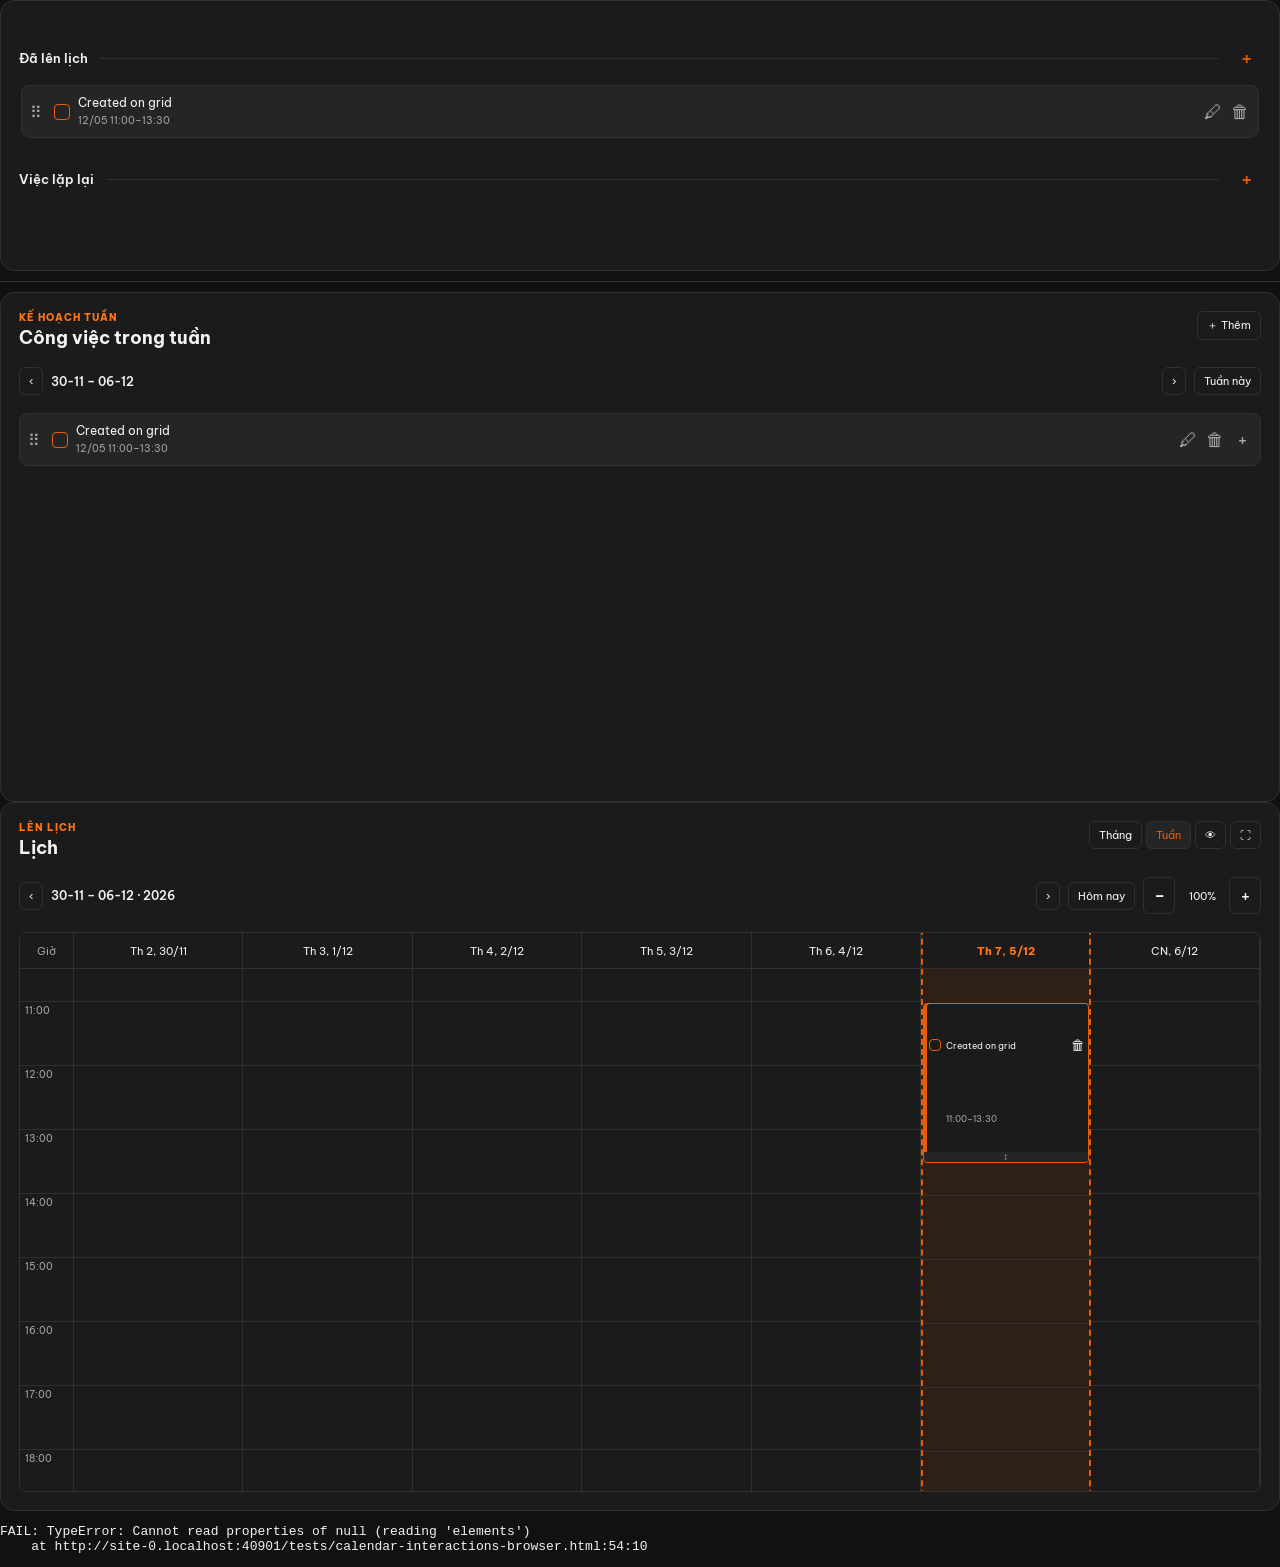
<file: tests/calendar-interactions-browser.html>
<!doctype html>
<meta charset="utf-8">
<link rel="stylesheet" href="../css/style.css">
<body class="home-page" data-home-theme="dark">
<section id="dashboard"><section class="todo-panel"></section></section>
<pre id="result">RUNNING</pre>
<script src="../js/i18n.js"></script>
<script src="../js/dictionary.js"></script>
<script src="../js/ui-dictionary.js"></script>
<script src="../js/dashboard-i18n.js"></script>
<script src="../js/task-editor.js"></script>
<script src="../js/calendar-model.js"></script>
<script src="../js/calendar-editor.js"></script>
<script src="../js/planner.js"></script>
<script>
try {
    const assert = (value, message) => { if (!value) throw Error(message); };
    const M = CalendarModel, today = M.key(new Date());
    const read = () => JSON.parse(localStorage.getItem('visualmind-weekly-planner'));
    localStorage.setItem('visualmind-week-hour-height', '64');
    localStorage.setItem('visualmind-weekly-planner', JSON.stringify({ items: [], recurring: [] }));
    setupWeeklyPlanner(document.querySelector('#dashboard'));
    document.querySelector('[data-calendar-view="week"]').click();
    const grid = document.querySelector('[data-calendar]');
    assert(document.querySelector('.calendar-now-line'), 'Current time line visible');
    if (new Date().getHours() > 1) assert(grid.scrollTop > 0, 'Entering week auto-scrolls');
    const timeline = () => document.querySelector(`[data-timeline-date="${today}"]`);
    const gesture = (node, start, end, base = node) => {
        grid.scrollTop = Math.max(0, start / 60 * 64 - 100);
        node.setPointerCapture = () => {}; node.hasPointerCapture = () => false;
        const top = base.getBoundingClientRect().top;
        node.dispatchEvent(new PointerEvent('pointerdown', { bubbles: true, button: 0, pointerId: 1, clientY: top + start / 60 * 64 }));
        if (end !== undefined) node.dispatchEvent(new PointerEvent('pointermove', { bubbles: true, pointerId: 1, clientY: top + end / 60 * 64 }));
        node.dispatchEvent(new PointerEvent('pointerup', { bubbles: true, pointerId: 1, clientY: top + (end ?? start) / 60 * 64 }));
    };
    gesture(timeline(), 540, 630);
    let form = document.querySelector('.calendar-editor');
    assert(form.elements.fromTime.value === '09:00' && form.elements.endToTime.value === '10:30', 'Drag-create selects exact range');
    form.elements.title.value = 'Created on grid'; form.requestSubmit();
    const taskId = read().items[0].id;
    assert(read().items[0].durationMinutes === 90, 'Creation saves duration');
    const event = () => document.querySelector(`[data-calendar-item="${taskId}"]`);
    const transfer = new DataTransfer();
    event().dispatchEvent(new DragEvent('dragstart', { bubbles: true, dataTransfer: transfer }));
    timeline().dispatchEvent(new DragEvent('drop', { bubbles: true, cancelable: true, dataTransfer: transfer, clientY: timeline().getBoundingClientRect().top + 11 * 64 }));
    assert(read().items[0].fromTime === '11:00' && read().items[0].endToTime === '12:30', 'Same-day move changes time and preserves duration');
    // Keyboard resizing shares the same persistence path and works without a mouse.
    event().querySelector('.calendar-resize-handle').dispatchEvent(new KeyboardEvent('keydown', { key: 'ArrowDown', bubbles: true }));
    assert(read().items[0].durationMinutes === 105, 'Resize grows by 15 minutes');
    gesture(event().querySelector('.calendar-resize-handle'), 765, 810, timeline());
    assert(read().items[0].durationMinutes === 150, 'Pointer resize updates end time');
    event().querySelector('.calendar-event-title').click();
    form = document.querySelector('.calendar-editor');
    form.elements.fromTime.value = '23:00'; form.elements.toDate.value = M.addDays(today, 1); form.elements.endToTime.value = '01:00'; form.requestSubmit();
    assert(read().items[0].durationMinutes === 120, 'Overnight editor saves full interval');
    assert(M.segments(read().items, M.addDays(today, 1))[0].origin === today, 'Continuation belongs to original occurrence');
    // Create a recurring series from the day list, then edit one occurrence only.
    document.querySelector('[data-add-recurring]').click();
    form = document.querySelector('.calendar-editor'); form.elements.title.value = 'Repeat';
    form.elements.repeat.value = 'daily'; form.elements.repeat.onchange(); form.requestSubmit();
    let series = read().recurring[0];
    assert(M.occurs(series, M.addDays(today, 3)), 'New all-day recurring task repeats');
    document.querySelector(`[data-calendar-item="${series.id}"] .calendar-event-title`).click();
    document.querySelector('.calendar-editor').requestSubmit();
    form = document.querySelector('.calendar-editor'); form.elements.title.value = 'Only once'; form.requestSubmit();
    series = read().recurring[0];
    assert(series.title === 'Repeat' && series.excludedDates.length === 1, 'Single edit does not mutate series title');
    assert(read().items.some(item => item.title === 'Only once' && item.seriesId === series.id), 'Single edit creates linked exception');
    // Edit the remaining series with a custom interval and a definite end.
    const nextOccurrence = [...document.querySelectorAll(`[data-calendar-item="${series.id}"] .calendar-event-title`)][0];
    if (nextOccurrence) nextOccurrence.click();
    else {
        const seriesState = read();
        const editor = setupCalendarEditor(() => seriesState, () => {
            localStorage.setItem('visualmind-weekly-planner', JSON.stringify(seriesState));
            document.dispatchEvent(new CustomEvent('visualmind-dashboard-restored'));
        });
        editor.edit(seriesState.recurring[0], M.addDays(today, 1));
    }
    form = document.querySelector('.calendar-editor'); form.elements.scope.value = 'all'; form.requestSubmit();
    form = document.querySelector('.calendar-editor'); form.elements.title.value = 'Changed series';
    form.elements.repeat.value = 'weekly'; form.elements.repeat.onchange(); form.elements.repeatInterval.value = '2';
    form.querySelectorAll('[name="repeatDay"]').forEach(node => { node.checked = ['1', '3', '5'].includes(node.value); });
    form.elements.repeatUntil.value = M.addDays(today, 60);
    form.requestSubmit();
    const updated = read().recurring[0];
    assert(updated.title === 'Changed series' && updated.repeatInterval === 2 && updated.repeatDays.join(',') === '1,3,5', 'Whole-series edit stores custom weekdays and interval');
    assert(read().items.some(item => item.title === 'Only once'), 'Whole-series edit preserves detached exception');
    // Cancel a new task without leaving a draft behind.
    const before = read().items.length;
    gesture(timeline(), 780);
    document.querySelector('.calendar-editor [data-cancel]').click();
    assert(read().items.length === before, 'Cancel creates no task');
    document.querySelector('#result').textContent = 'PASS: create, move, resize, overnight, recurrence, one-occurrence editing, cancellation, now line, auto-scroll.';
} catch (error) { document.querySelector('#result').textContent = 'FAIL: ' + error.stack; }
</script>
</file>
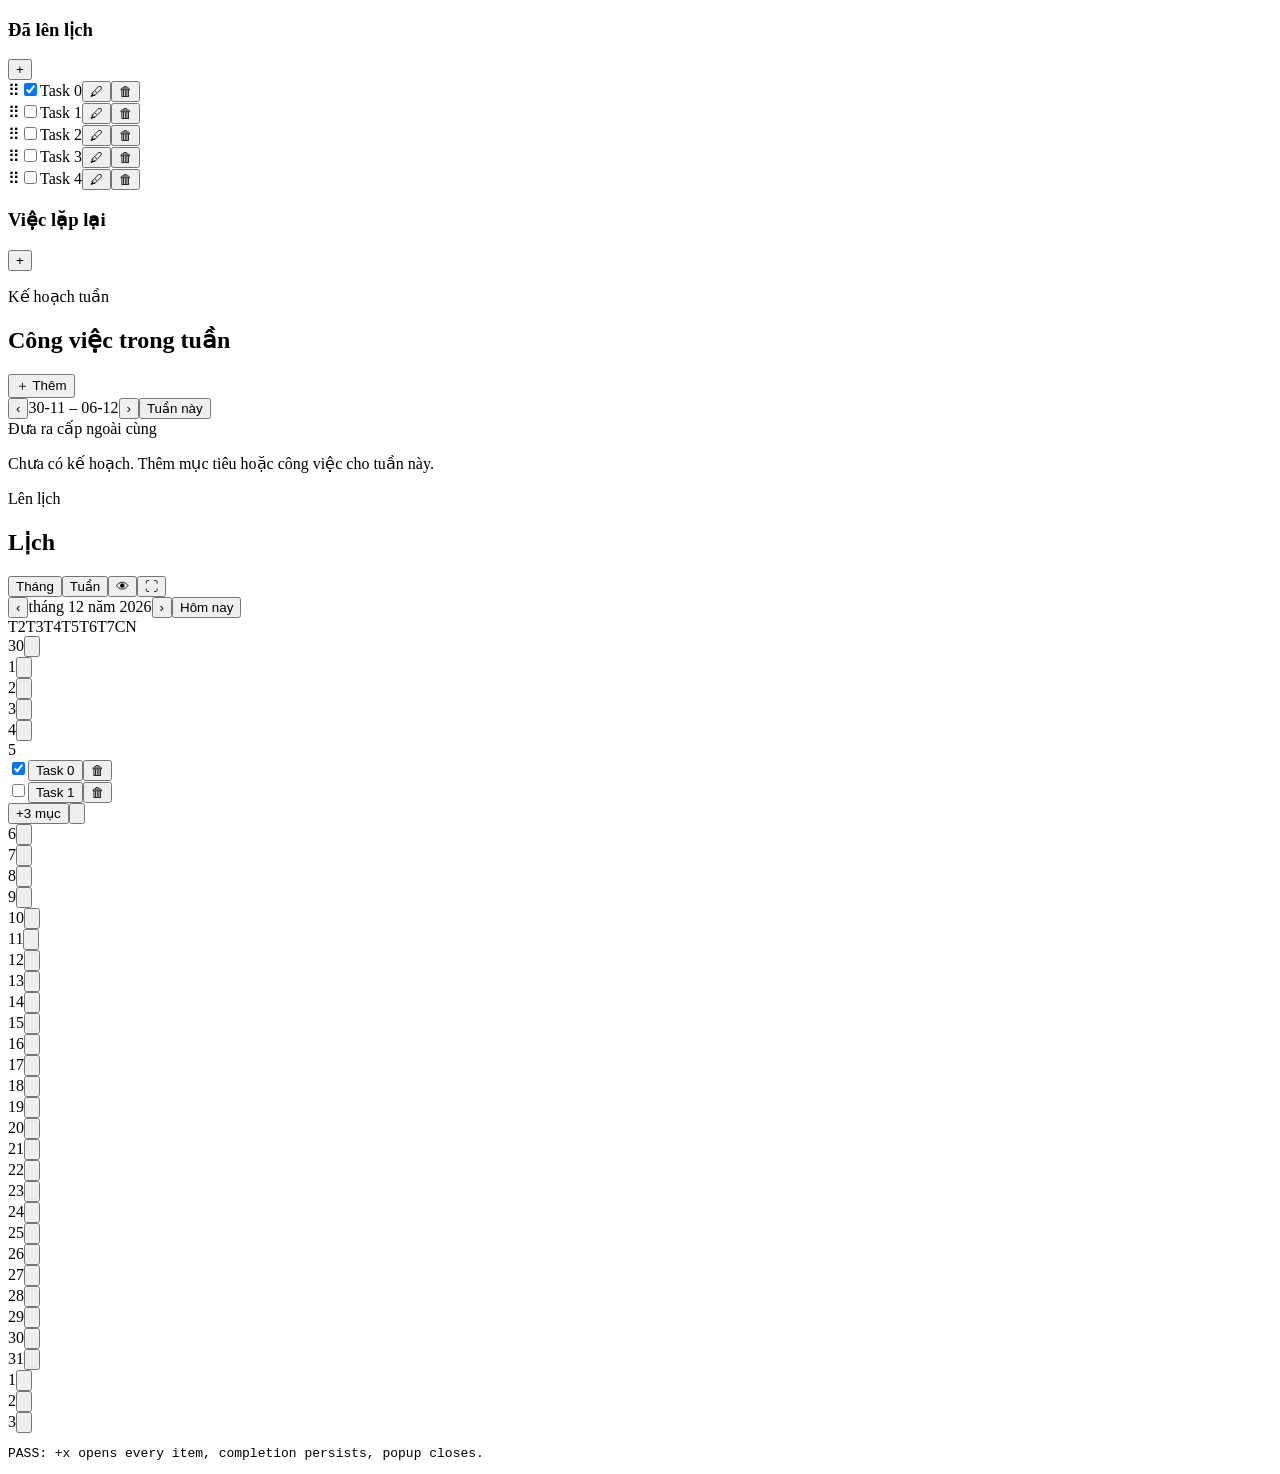
<file: tests/planner-browser.html>
<!doctype html>
<meta charset="utf-8">
<section id="dashboard"><section class="todo-panel"></section></section>
<pre id="result">RUNNING</pre>
<script src="../js/i18n.js"></script>
<script src="../js/dictionary.js"></script>
<script src="../js/ui-dictionary.js"></script>
<script src="../js/dashboard-i18n.js"></script>
<script src="../js/calendar-model.js"></script>
<script src="../js/calendar-editor.js"></script>
<script src="../js/planner.js"></script>
<script>
try {
    const date = new Date();
    const key = `${date.getFullYear()}-${String(date.getMonth() + 1).padStart(2, '0')}-${String(date.getDate()).padStart(2, '0')}`;
    const items = Array.from({ length: 5 }, (_, index) => ({ id: `test-${index}`, title: `Task ${index}`, kind: 'task', dates: [key], completedDates: [] }));
    localStorage.setItem('visualmind-weekly-planner', JSON.stringify({ items, recurring: [] }));
    window.setupWeeklyPlanner(document.querySelector('#dashboard'));
    if (document.querySelectorAll('.calendar-day-inspect').length !== document.querySelectorAll('.calendar-day').length) throw Error('Every month day needs a magnifier');
    document.querySelector('.is-today .calendar-day-inspect').click();
    if (document.querySelectorAll('.calendar-all-items .planner-day-task').length !== 5) throw Error('Magnifier must show every task');
    if (document.querySelectorAll('.day-detail-time').length !== 5) throw Error('Day details must include timing for every task');
    document.querySelector('.calendar-day-dialog button').click();
    const emptyDay = [...document.querySelectorAll('.calendar-day')].find(cell => !cell.querySelector('.calendar-event'));
    emptyDay.querySelector('.calendar-day-inspect').click();
    if (!document.querySelector('.calendar-day-dialog .planner-empty')) throw Error('Empty day needs a clear empty state');
    document.querySelector('.calendar-day-dialog button').click();
    document.querySelector('.is-today .calendar-more').click();
    if (document.querySelectorAll('.calendar-all-items .planner-day-task').length !== 5) throw Error('Day popup must include all five tasks');
    document.querySelector('.calendar-all-items input').click();
    const saved = JSON.parse(localStorage.getItem('visualmind-weekly-planner'));
    if (!saved.items[0].completedDates.includes(key)) throw Error('Completion must be persisted');
    document.querySelector('.calendar-day-dialog button').click();
    if (document.querySelector('.calendar-day-dialog')) throw Error('Popup must close');
    document.querySelector('#result').textContent = 'PASS: +x opens every item, completion persists, popup closes.';
} catch (error) { document.querySelector('#result').textContent = `FAIL: ${error.stack}`; }
</script>
</file>
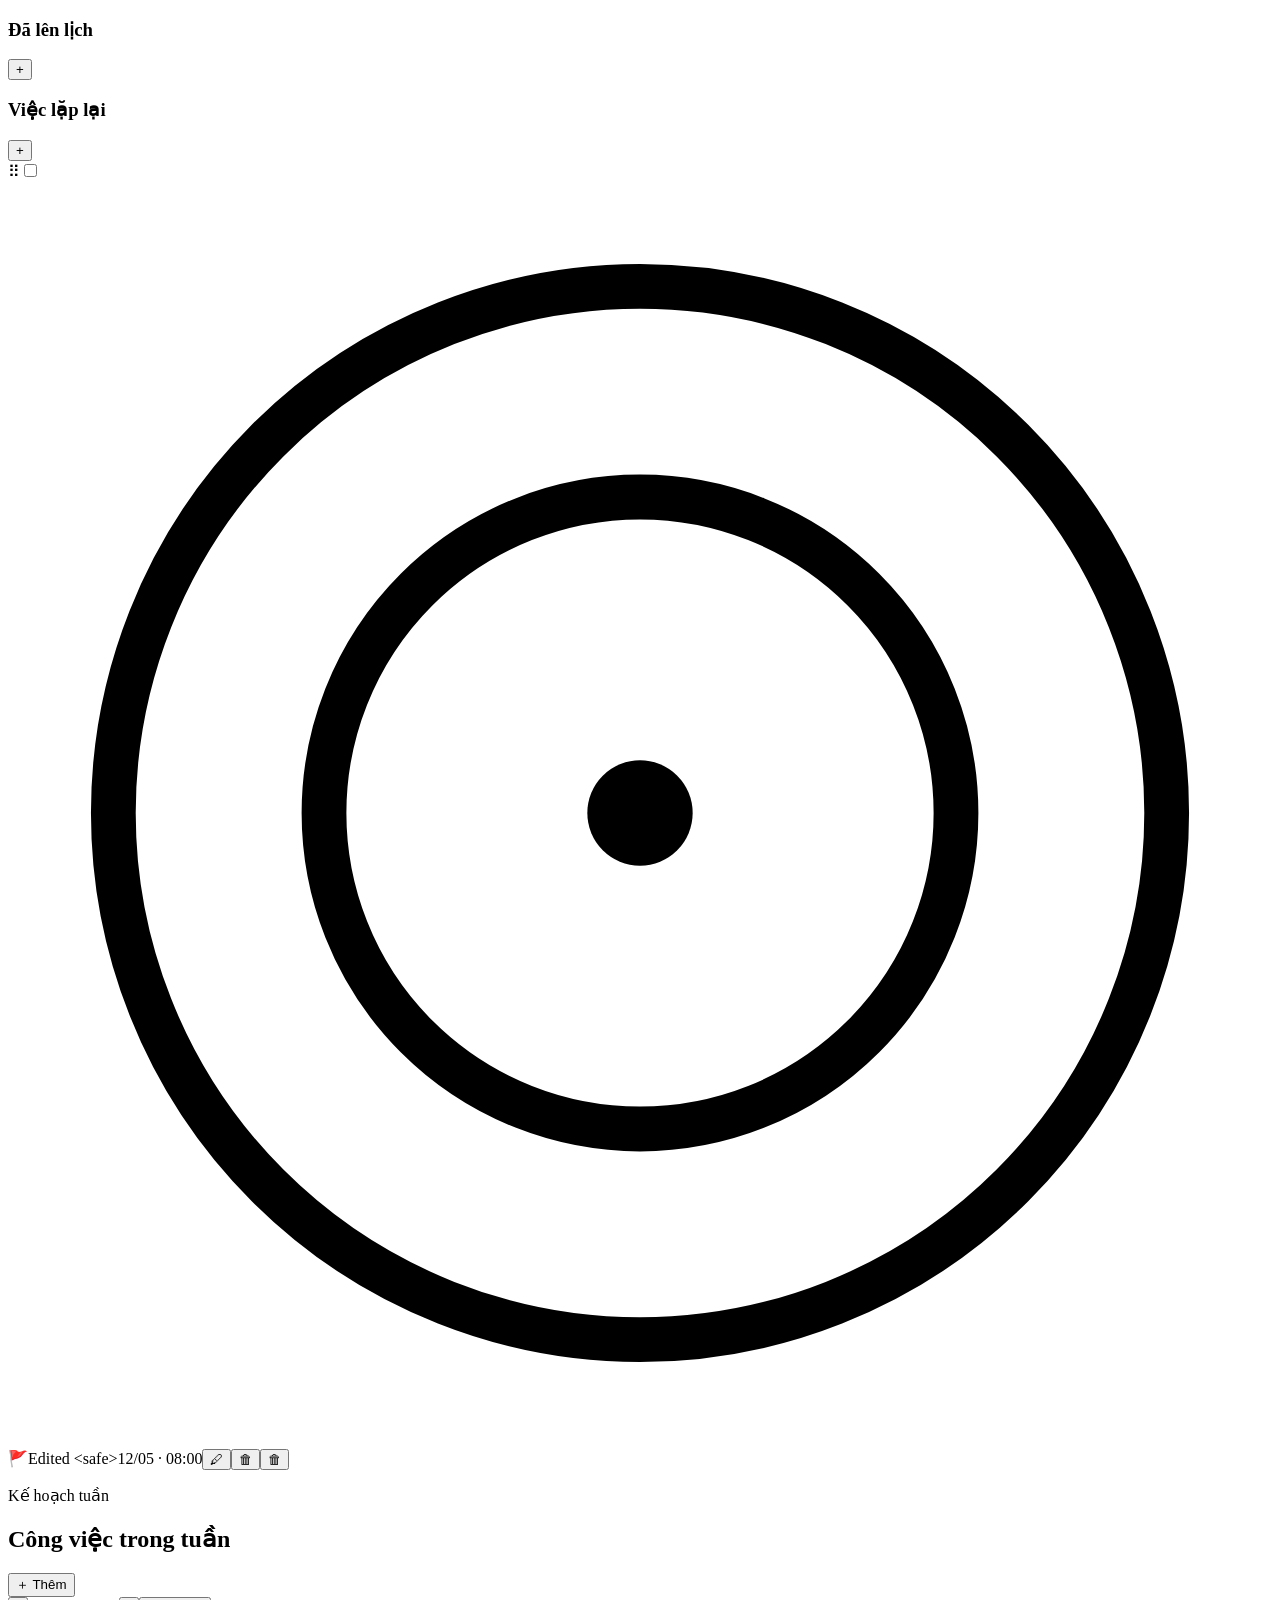
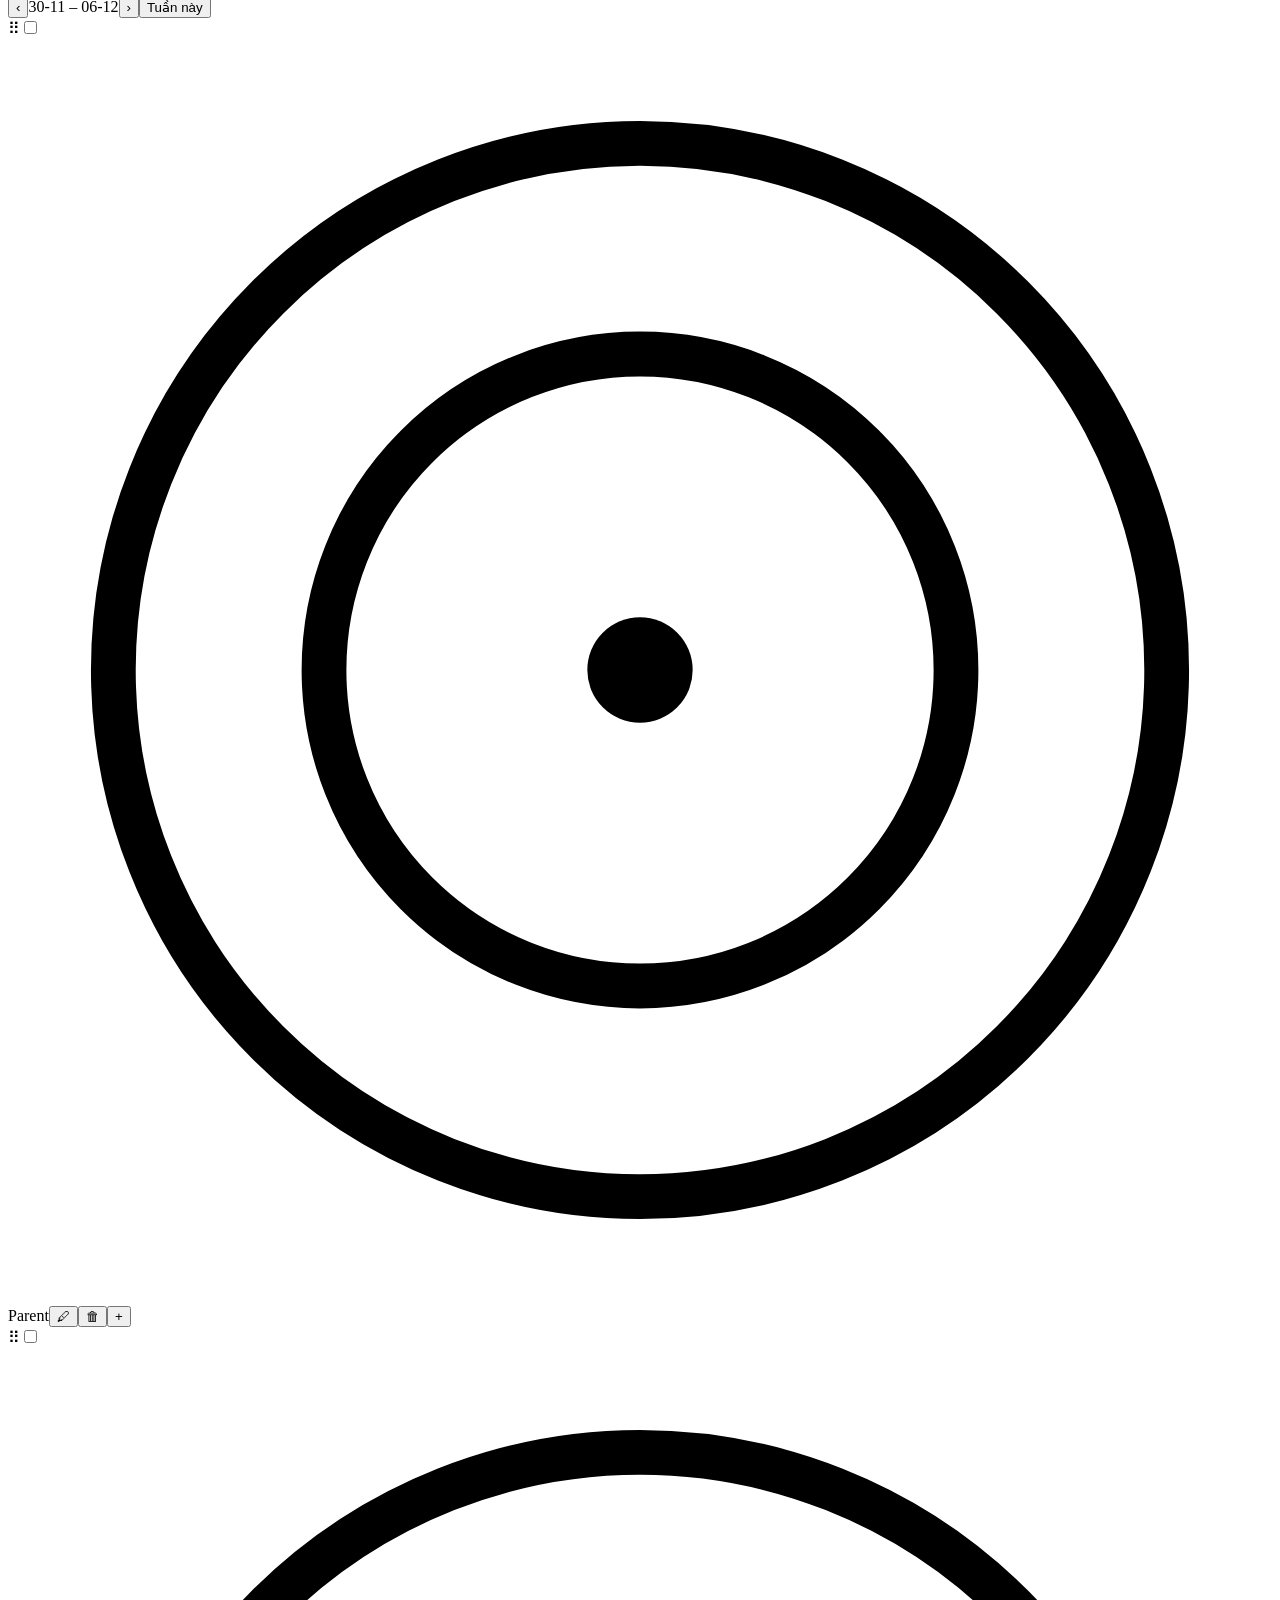
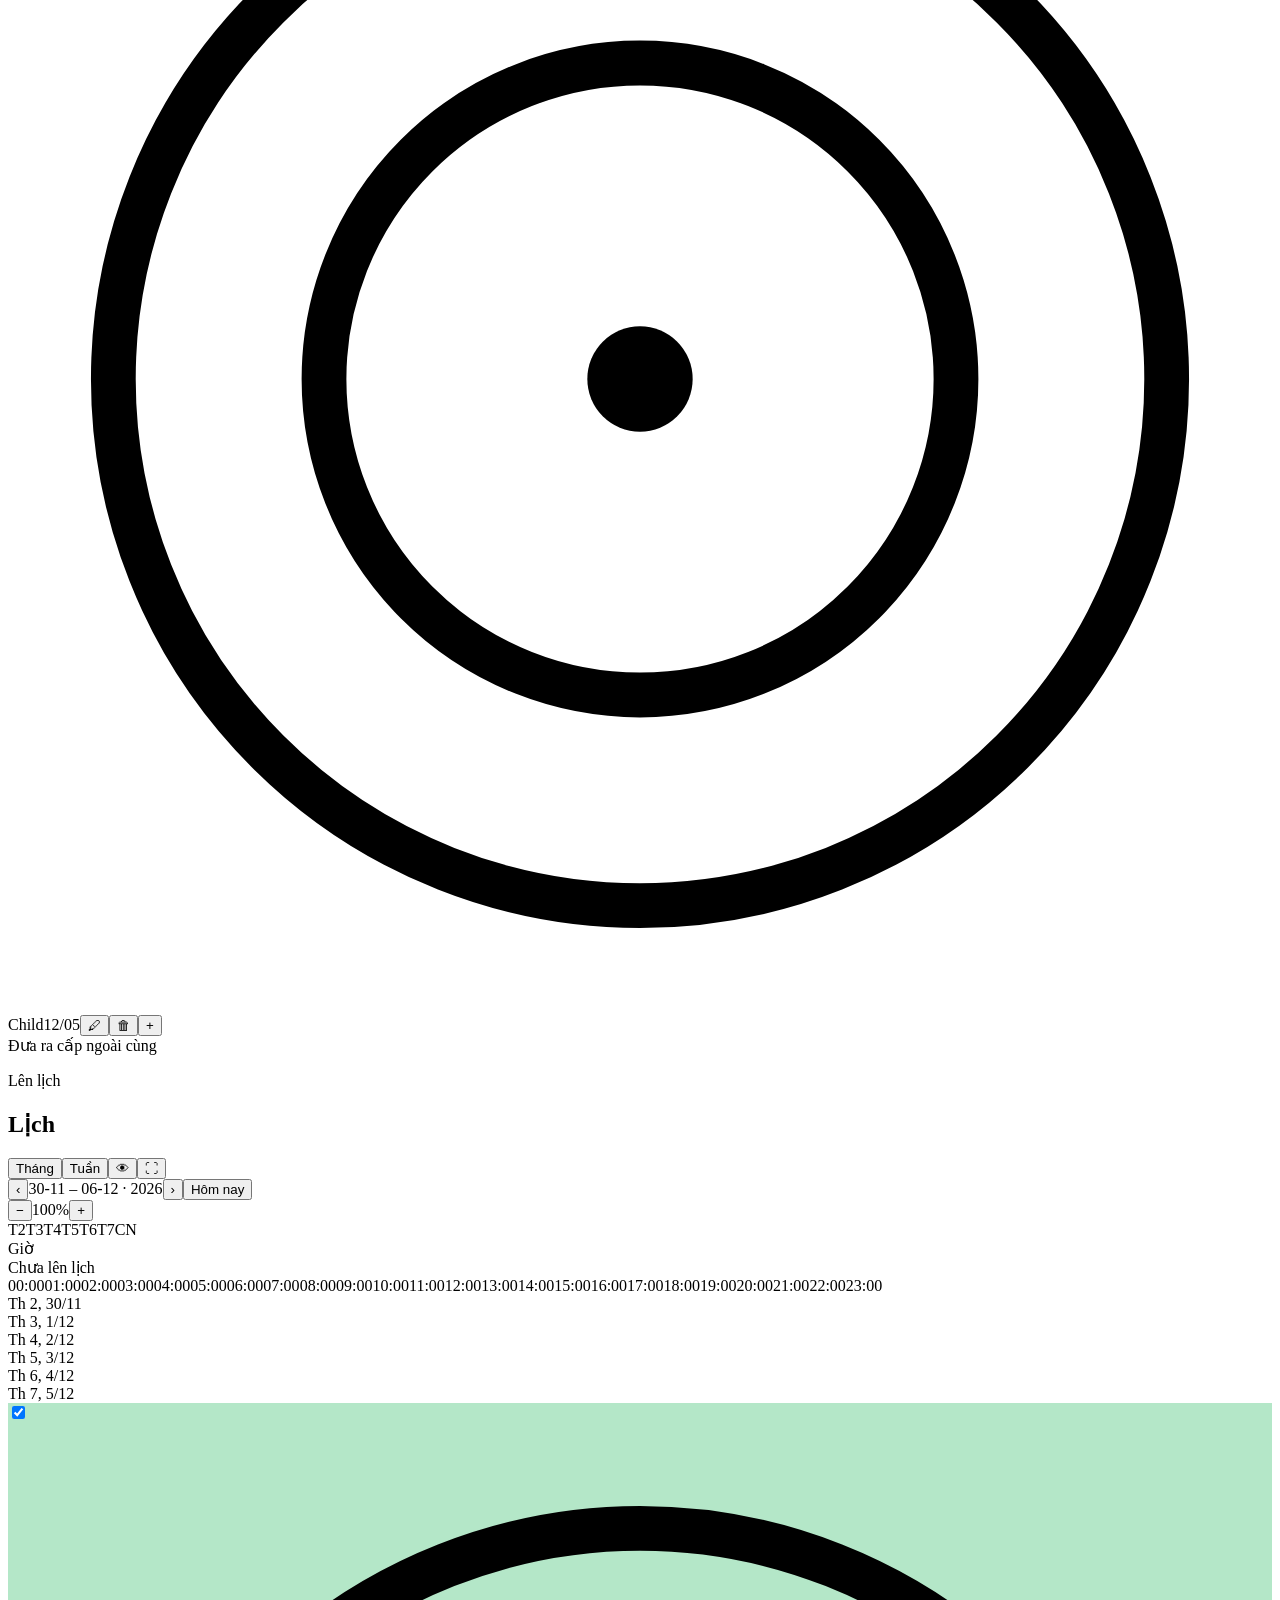
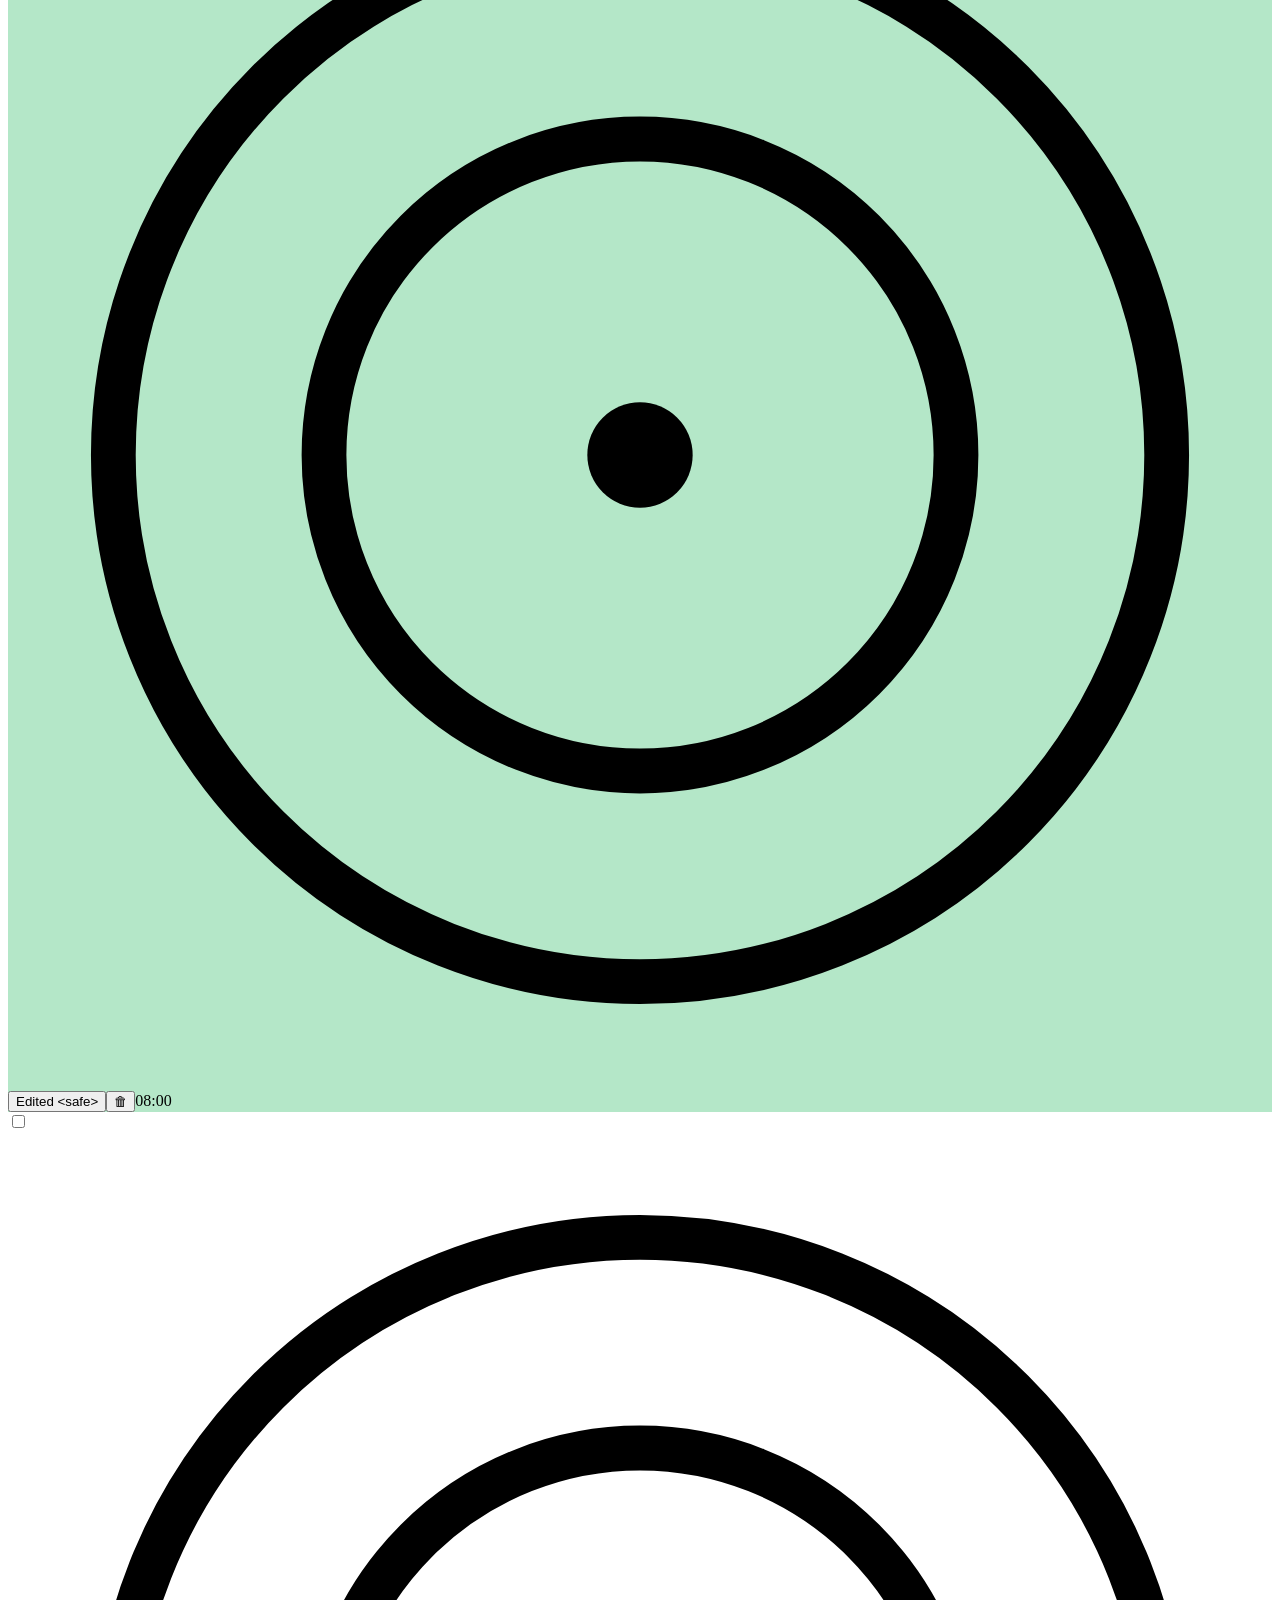
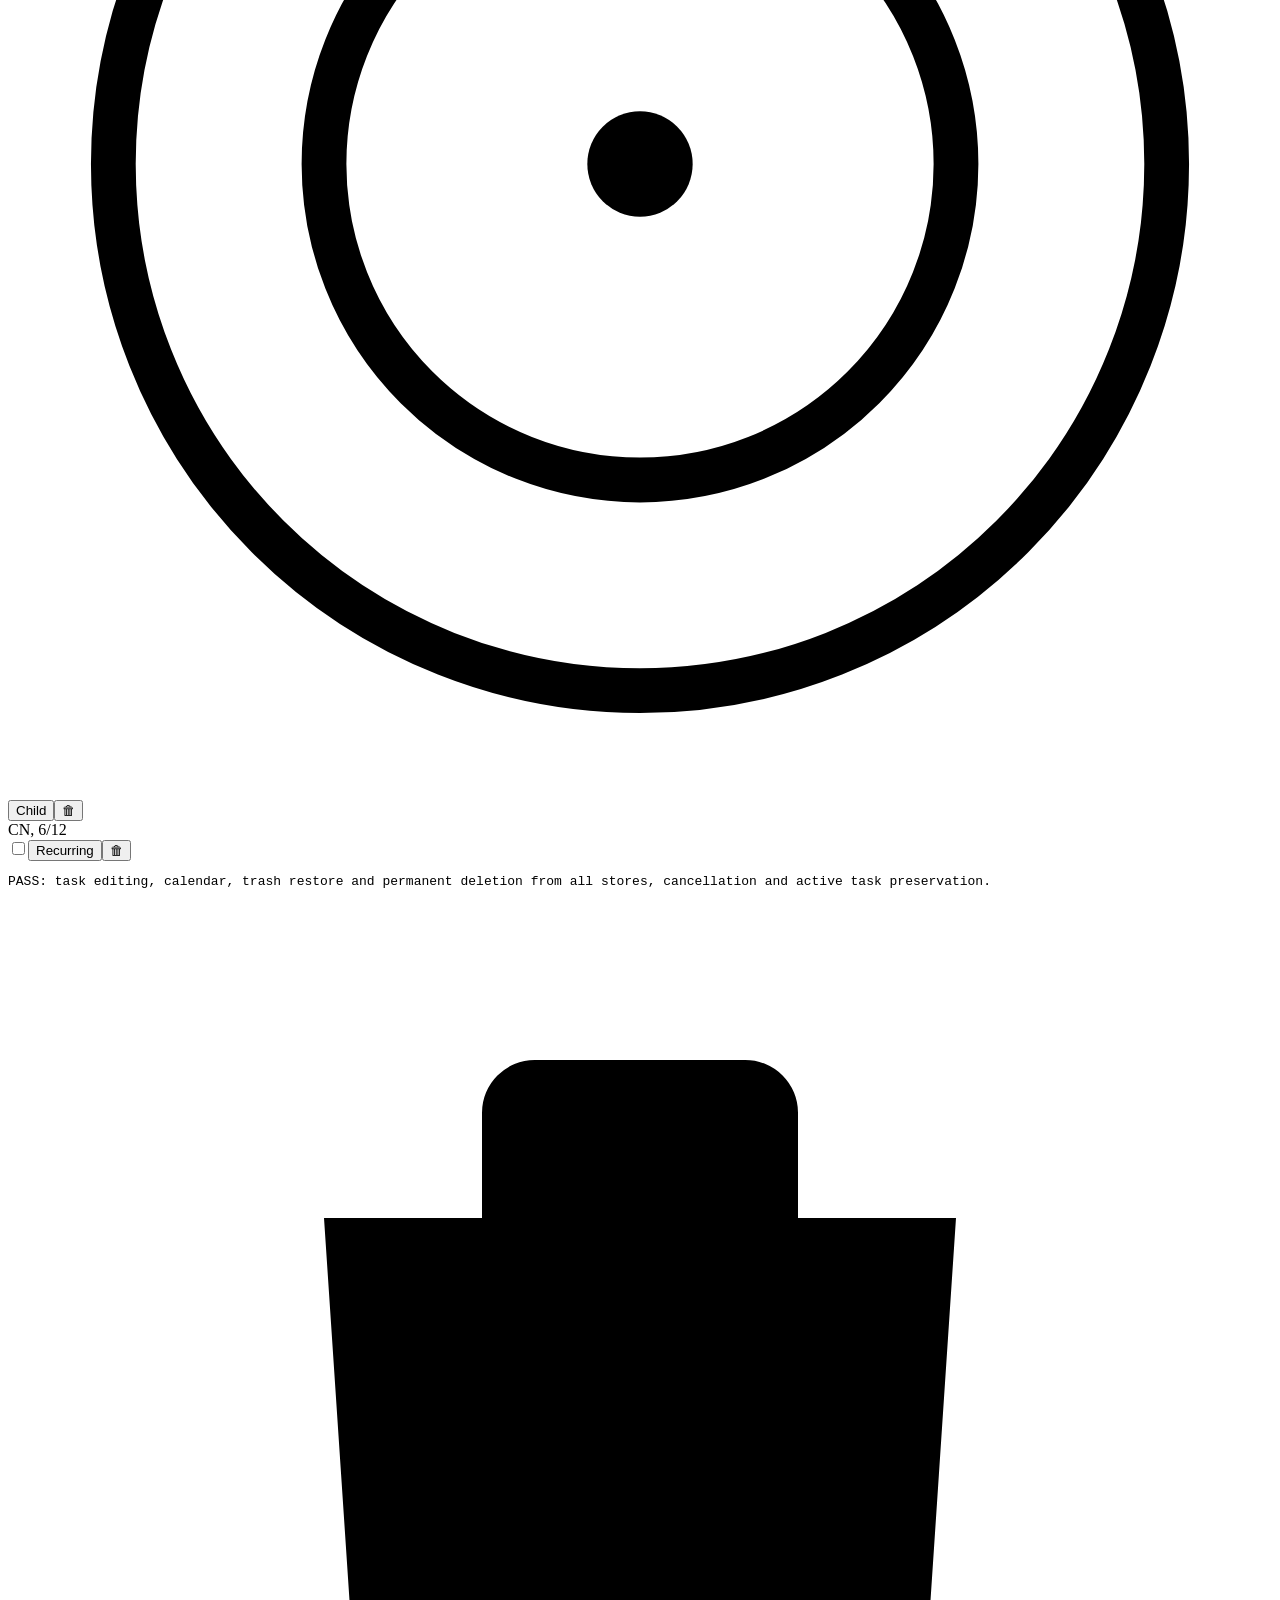
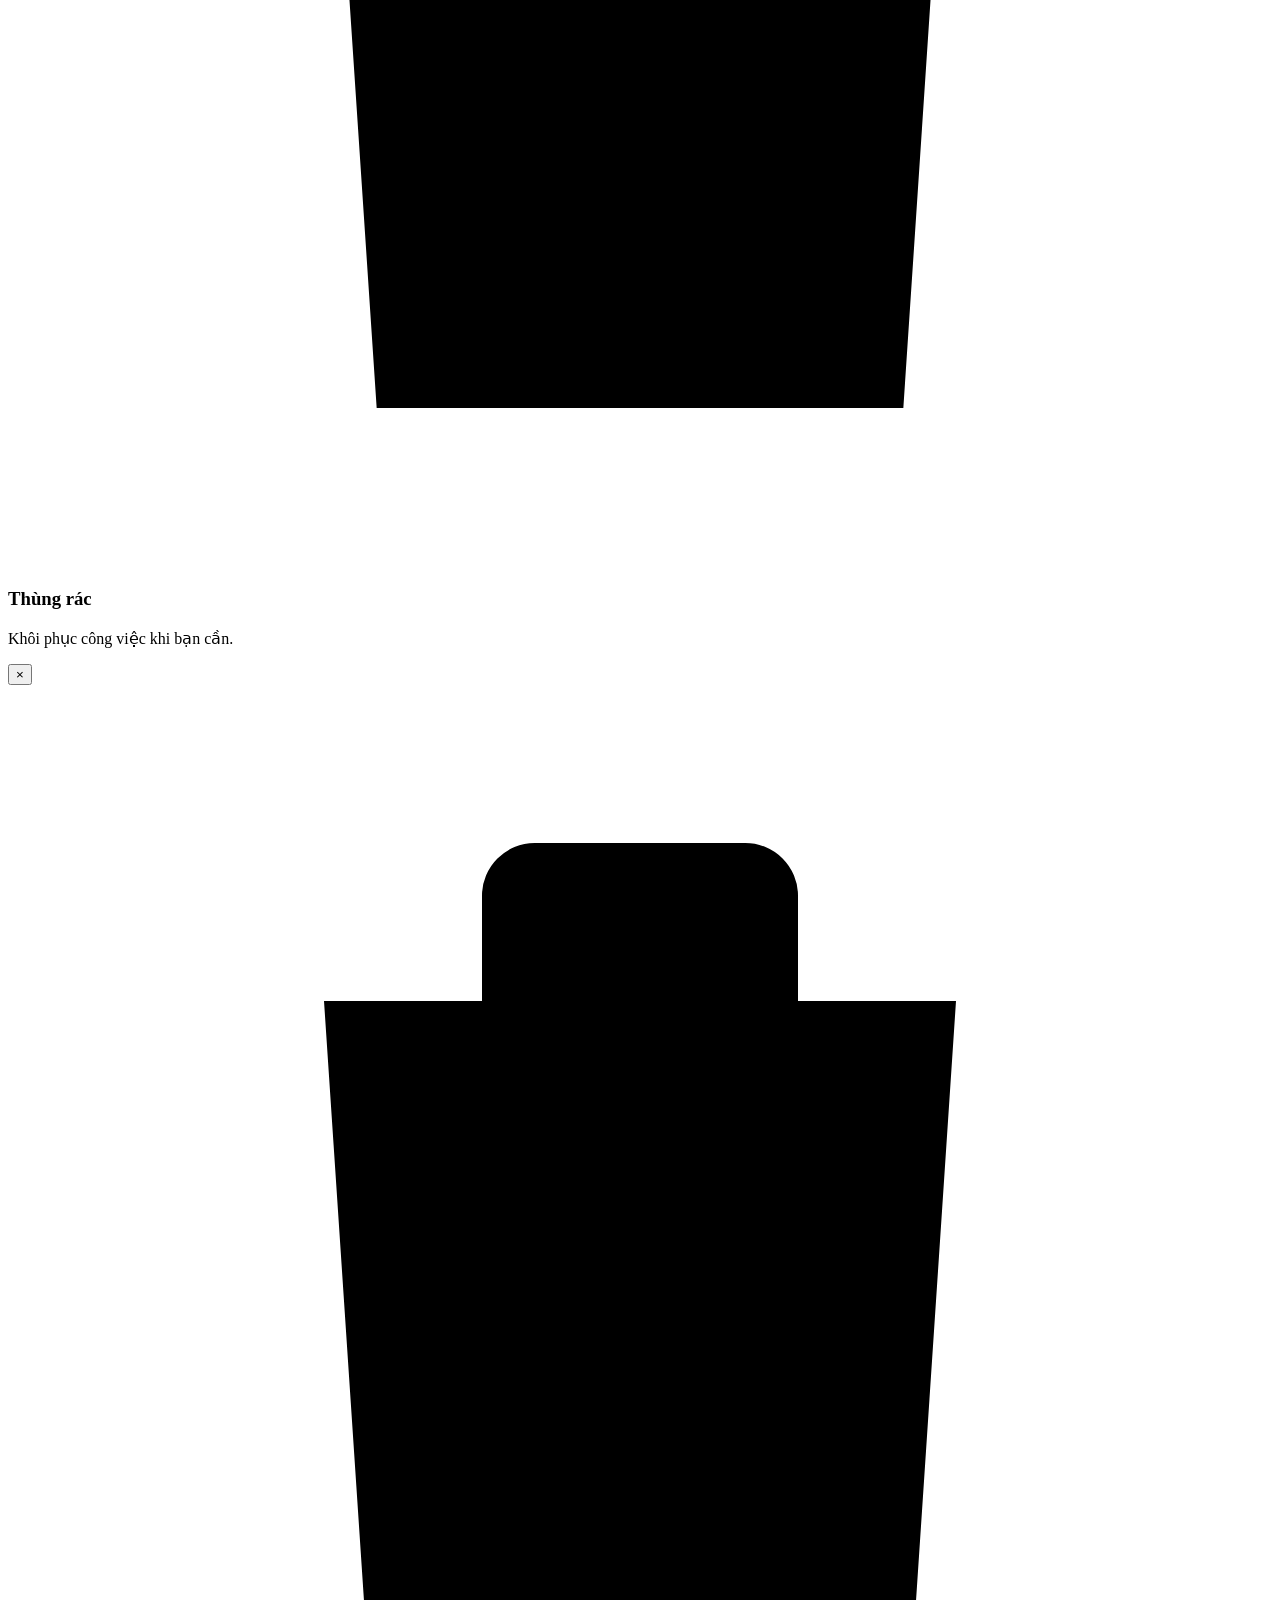
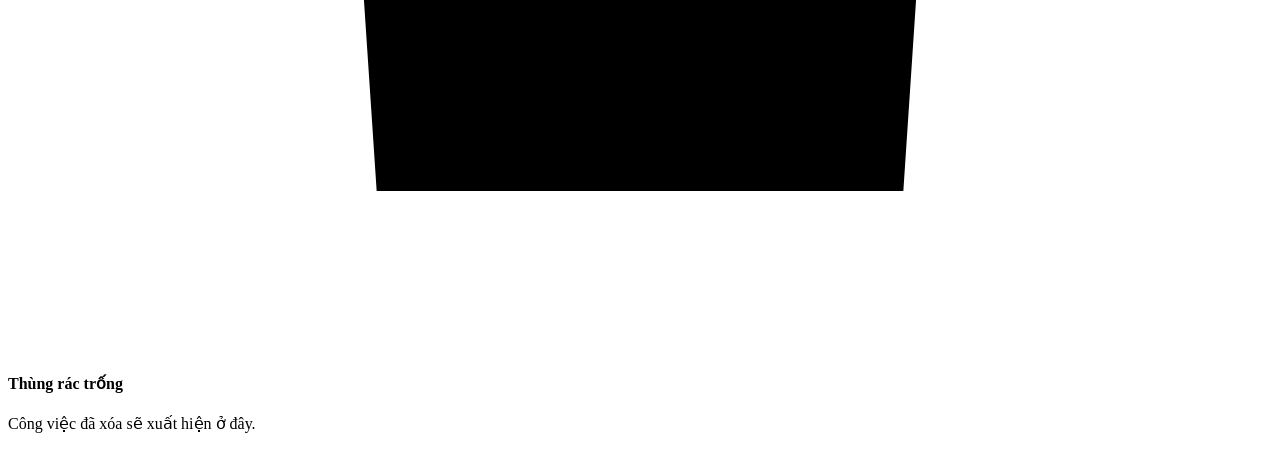
<file: tests/task-editor-browser.html>
<!doctype html>
<meta charset="utf-8">
<section id="dashboard"><section class="todo-panel"></section><div class="matrix-dropzone" data-task-list="do"></div></section>
<pre id="result">RUNNING</pre>
<script src="../js/i18n.js"></script>
<script src="../js/dictionary.js"></script>
<script src="../js/ui-dictionary.js"></script>
<script src="../js/dashboard-i18n.js"></script>
<script src="../js/task-editor.js"></script>
<script src="../js/calendar-model.js"></script>
<script src="../js/calendar-editor.js"></script>
<script src="../js/planner.js"></script>
<script>
try {
    const assert = (value, message) => { if (!value) throw Error(message); };
    const now = new Date();
    const date = `${now.getFullYear()}-${String(now.getMonth() + 1).padStart(2, '0')}-${String(now.getDate()).padStart(2, '0')}`;
    localStorage.setItem('visualmind-eisenhower-tasks', '[]');
    localStorage.setItem('visualmind-weekly-planner', JSON.stringify({ items: [{ id: 'scheduled', title: 'Scheduled', dates: [date], completedDates: [] }], recurring: [{ id: 'recurring', title: 'Recurring', repeat: 'daily', start: date, completedDates: [] }] }));
    window.setupWeeklyPlanner(document.querySelector('#dashboard'));
    for (const id of ['scheduled', 'recurring']) {
        const row = document.querySelector(`[data-plan-row="${id}"]`);
        const transfer = new DataTransfer();
        row.dispatchEvent(new DragEvent('dragstart', { bubbles: true, dataTransfer: transfer }));
        assert(transfer.getData('application/x-hodi-matrix-plan') === id, 'Drag must carry original task ID');
        window.movePlannerToMatrix(id, 'do');
    }
    assert(!document.querySelector('[data-scheduled] [data-plan-row=scheduled]'), 'Moved task leaves Schedule');
    assert(document.querySelectorAll('.matrix-dropzone [data-plan-row]').length === 2, 'Both task types must appear in matrix');
    document.querySelector('.matrix-dropzone [data-plan-row="recurring"] [aria-label="Bỏ khỏi ma trận"]').click();
    assert(!document.querySelector('.matrix-dropzone [data-plan-row="recurring"]') && document.querySelector('[data-recurring] [data-plan-row="recurring"]'), 'Matrix remove must preserve source task');
    window.movePlannerToMatrix('recurring', 'do');
    for (const title of ['Parent', 'Child']) {
        document.querySelector('[data-add-plan]').click();
        const create = document.querySelector('.planner-dialog'); create.elements.title.value = title; create.requestSubmit();
    }
    const readPlanner = () => JSON.parse(localStorage.getItem('visualmind-weekly-planner'));
    const parentId = readPlanner().items.find(item => item.title === 'Parent').id;
    const childId = readPlanner().items.find(item => item.title === 'Child').id;
    const dragInto = (source, target) => {
        const transfer = new DataTransfer();
        document.querySelector(`[data-weekly-id="${source}"]`).dispatchEvent(new DragEvent('dragstart', { bubbles: true, dataTransfer: transfer }));
        document.querySelector(target).dispatchEvent(new DragEvent('drop', { bubbles: true, cancelable: true, dataTransfer: transfer }));
    };
    dragInto(childId, `[data-weekly-id="${parentId}"]`);
    assert(readPlanner().items.find(item => item.id === childId).parentId === parentId, 'Drop must make child');
    dragInto(parentId, `[data-weekly-id="${childId}"]`);
    assert(readPlanner().items.find(item => item.id === parentId).parentId === null, 'Cannot create ancestor cycle');
    dragInto(childId, '.weekly-root-drop');
    assert(readPlanner().items.find(item => item.id === childId).parentId === null, 'Root drop must detach child');
    document.querySelector('[data-calendar-view="week"]').click();
    assert(document.querySelectorAll('[data-calendar] .calendar-day').length === 7, 'Week view must show seven days');
    const firstDay = document.querySelector('[data-calendar] .calendar-day').dataset.date;
    document.querySelector('.calendar-panel [aria-label="Tuần sau"]').click();
    assert(document.querySelector('[data-calendar] .calendar-day').dataset.date !== firstDay, 'Week navigation must change dates');
    document.querySelector('.calendar-panel [aria-label="Hôm nay"]').click();
    const transfer = new DataTransfer(); transfer.setData('application/x-hodi-plan', childId);
    document.querySelector('.calendar-day.is-today').dispatchEvent(new DragEvent('drop', { bubbles: true, cancelable: true, dataTransfer: transfer }));
    assert(readPlanner().items.find(item => item.id === childId).dates.includes(date), 'Week calendar drop must schedule task');
    document.querySelector('[data-calendar-view="month"]').click();
    assert(document.querySelectorAll('[data-calendar] .calendar-day').length >= 28, 'Month view must remain available');
    document.querySelector('.matrix-dropzone [data-plan-row="scheduled"] [aria-label="Sửa công việc"]').click();
    let form = document.querySelector('.task-editor');
    form.elements.fromTime.click();
    assert(document.querySelector('.digital-clock'), 'Click time opens digital clock');
    const hours = document.querySelector('.digital-clock select[aria-label="Giờ"]');
    assert(hours.options.length === 24 && hours.options[23].textContent === '23', 'Hours must use 24-hour format');
    hours.value = '23'; hours.dispatchEvent(new Event('change'));
    document.querySelector('[aria-label="Tăng phút"]').click();
    document.querySelector('[aria-label="Xác nhận giờ"]').click();
    assert(form.elements.fromTime.value === '23:01', 'Mouse controls must set hour and minute');
    form.elements.fromDate.click();
    assert(document.querySelector('.task-picker-calendar'), 'Click date opens calendar');
    document.querySelector('[aria-label="Chọn hôm nay"]').click();
    assert(form.elements.fromDate.value === date.slice(5, 7) + '/' + date.slice(8) + '/' + date.slice(0, 4), 'Calendar must use mm/dd/yyyy');
    form.elements.title.value = 'Edited <safe>';
    form.elements.flag.value = 'red';
    form.elements.kind.value = 'goal';
    form.elements.category.value = 'Custom category';
    form.elements.categoryColor.value = '#b4e7c8';
    const displayDate = date.slice(5, 7) + '/' + date.slice(8) + '/' + date.slice(0, 4);
    assert(form.querySelectorAll('.task-time-fields input').length === 4, 'Only one time and date per endpoint');
    form.elements.fromDate.value = displayDate;
    form.elements.toDate.value = displayDate;
    form.elements.fromTime.value = '09:00';
    form.elements.endToTime.value = '12:00';
    form.requestSubmit();
    const saved = JSON.parse(localStorage.getItem('visualmind-weekly-planner')).items[0];
    assert(saved.title === 'Edited <safe>' && saved.flag === 'red' && saved.category === 'Custom category' && saved.endToTime === '12:00', 'All editor fields must persist');
    assert(document.querySelector('.matrix-dropzone [data-plan-row="scheduled"] .todo-item-title').textContent === saved.title, 'Original row must update safely');
    const heading = document.querySelector('.matrix-dropzone [data-plan-row="scheduled"] .task-title-row');
    assert(saved.kind === 'goal' && document.querySelector('.matrix-dropzone [data-plan-row="scheduled"] .goal-target-icon')?.querySelectorAll('circle').length === 3, 'Goal kind must save and display');
    assert(heading.firstElementChild.textContent === '🚩' && heading.lastElementChild.className === 'task-meta-category', 'Flag must precede title and category must be on its right');
    assert(document.querySelector('.matrix-dropzone [data-plan-row="scheduled"] .task-content').lastElementChild.className === 'task-meta', 'Schedule must appear below title');
    document.querySelector('.matrix-dropzone .goal-check span').click();
    assert(document.querySelector('.matrix-dropzone [data-plan-row="scheduled"] input').checked, 'Completion must update original task');
    document.querySelector('.matrix-dropzone [data-plan-row="scheduled"] [aria-label="Sửa công việc"]').click();
    form = document.querySelector('.task-editor');
    form.elements.endToTime.value = '08:00';
    form.requestSubmit();
    assert(document.querySelector('.task-editor-error').textContent, 'Invalid time must be rejected');
    form.elements.fromTime.value = '';
    form.requestSubmit();
    assert(!document.querySelector('form.task-editor'), 'Start time must be optional');
    assert(JSON.parse(localStorage.getItem('visualmind-weekly-planner')).items[0].endToTime === '08:00', 'End time must persist without start time');
    document.querySelector('.matrix-dropzone [data-plan-row="scheduled"] [aria-label="Sửa công việc"]').click();
    form = document.querySelector('form.task-editor');
    form.querySelector('[data-trash]').click();
    assert(!document.querySelector('[data-plan-row="scheduled"]'), 'Trash must remove all active representations');
    window.showTaskTrash();
    assert(document.querySelector('[data-trash-list]').textContent.includes('Edited <safe>'), 'Trashed task must remain recoverable');
    document.querySelector('[data-trash-list] button').click();
    assert(document.querySelector('.matrix-dropzone [data-plan-row="scheduled"]'), 'Restore must recover task');
    assert(readPlanner().items[0].categoryColor === '#b4e7c8', 'Category color must persist');
    document.querySelector('.matrix-dropzone [data-plan-row="scheduled"] [aria-label="Gỡ danh mục"]').click();
    assert(readPlanner().items[0].category === '', 'Category chip x must remove category');
    document.querySelector('[data-calendar-view="week"]').click();
    const recurringEvent = document.querySelector(`[data-date="${date}"] [data-calendar-item="recurring"]`);
    recurringEvent.querySelector('input').click();
    assert(readPlanner().recurring[0].completedDates.includes(date), 'Calendar tick must save completion');
    const otherCell = [...document.querySelectorAll('[data-calendar] .calendar-day')].find(cell => cell.dataset.date !== date);
    const targetDate = otherCell.dataset.date;
    const movedTransfer = new DataTransfer();
    document.querySelector(`[data-date="${date}"] [data-calendar-item="recurring"]`).dispatchEvent(new DragEvent('dragstart', { bubbles: true, dataTransfer: movedTransfer }));
    otherCell.dispatchEvent(new DragEvent('drop', { bubbles: true, cancelable: true, dataTransfer: movedTransfer }));
    assert(!document.querySelector(`[data-date="${date}"] [data-calendar-item="recurring"]`), 'Move must remove old occurrence');
    const movedEvent = document.querySelector(`[data-date="${targetDate}"] [data-calendar-item="recurring"]`);
    assert(movedEvent && movedEvent.querySelector('input').checked, 'Move must preserve completion at new date');
    movedEvent.querySelector('[aria-label="Bỏ khỏi ngày này"]').click();
    assert(!document.querySelector(`[data-date="${targetDate}"] [data-calendar-item="recurring"]`) && !readPlanner().recurring[0].trashedAt, 'Calendar x must remove occurrence without trashing series');
    for (const source of ['legacy', 'items', 'recurring']) {
        const deleted = { id: 'delete-' + source, title: 'Delete me', trashedAt: new Date().toISOString() };
        if (source === 'legacy') localStorage.setItem('visualmind-eisenhower-tasks', JSON.stringify([deleted]));
        else { const state = readPlanner(); state[source].push(deleted); localStorage.setItem('visualmind-weekly-planner', JSON.stringify(state)); }
        window.showTaskTrash();
        const remove = [...document.querySelectorAll('.trash-row')].find(row => row.textContent.includes('Delete me')).querySelector('.trash-delete');
        window.confirm = () => false; remove.click();
        assert(document.contains(remove), 'Cancel preserves trash entry');
        window.confirm = () => true; remove.click();
        assert(![...JSON.parse(localStorage.getItem('visualmind-eisenhower-tasks')), ...readPlanner().items, ...readPlanner().recurring].some(item => item.id === deleted.id), 'Permanent deletion persists for ' + source);
        assert(readPlanner().items.some(item => item.id === 'scheduled'), 'Unrelated active task survives deletion');
        document.querySelector('.trash-close').click();
    }
    document.querySelector('#result').textContent = 'PASS: task editing, calendar, trash restore and permanent deletion from all stores, cancellation and active task preservation.';
} catch (error) { document.querySelector('#result').textContent = `FAIL: ${error.stack}`; }
</script>
</file>
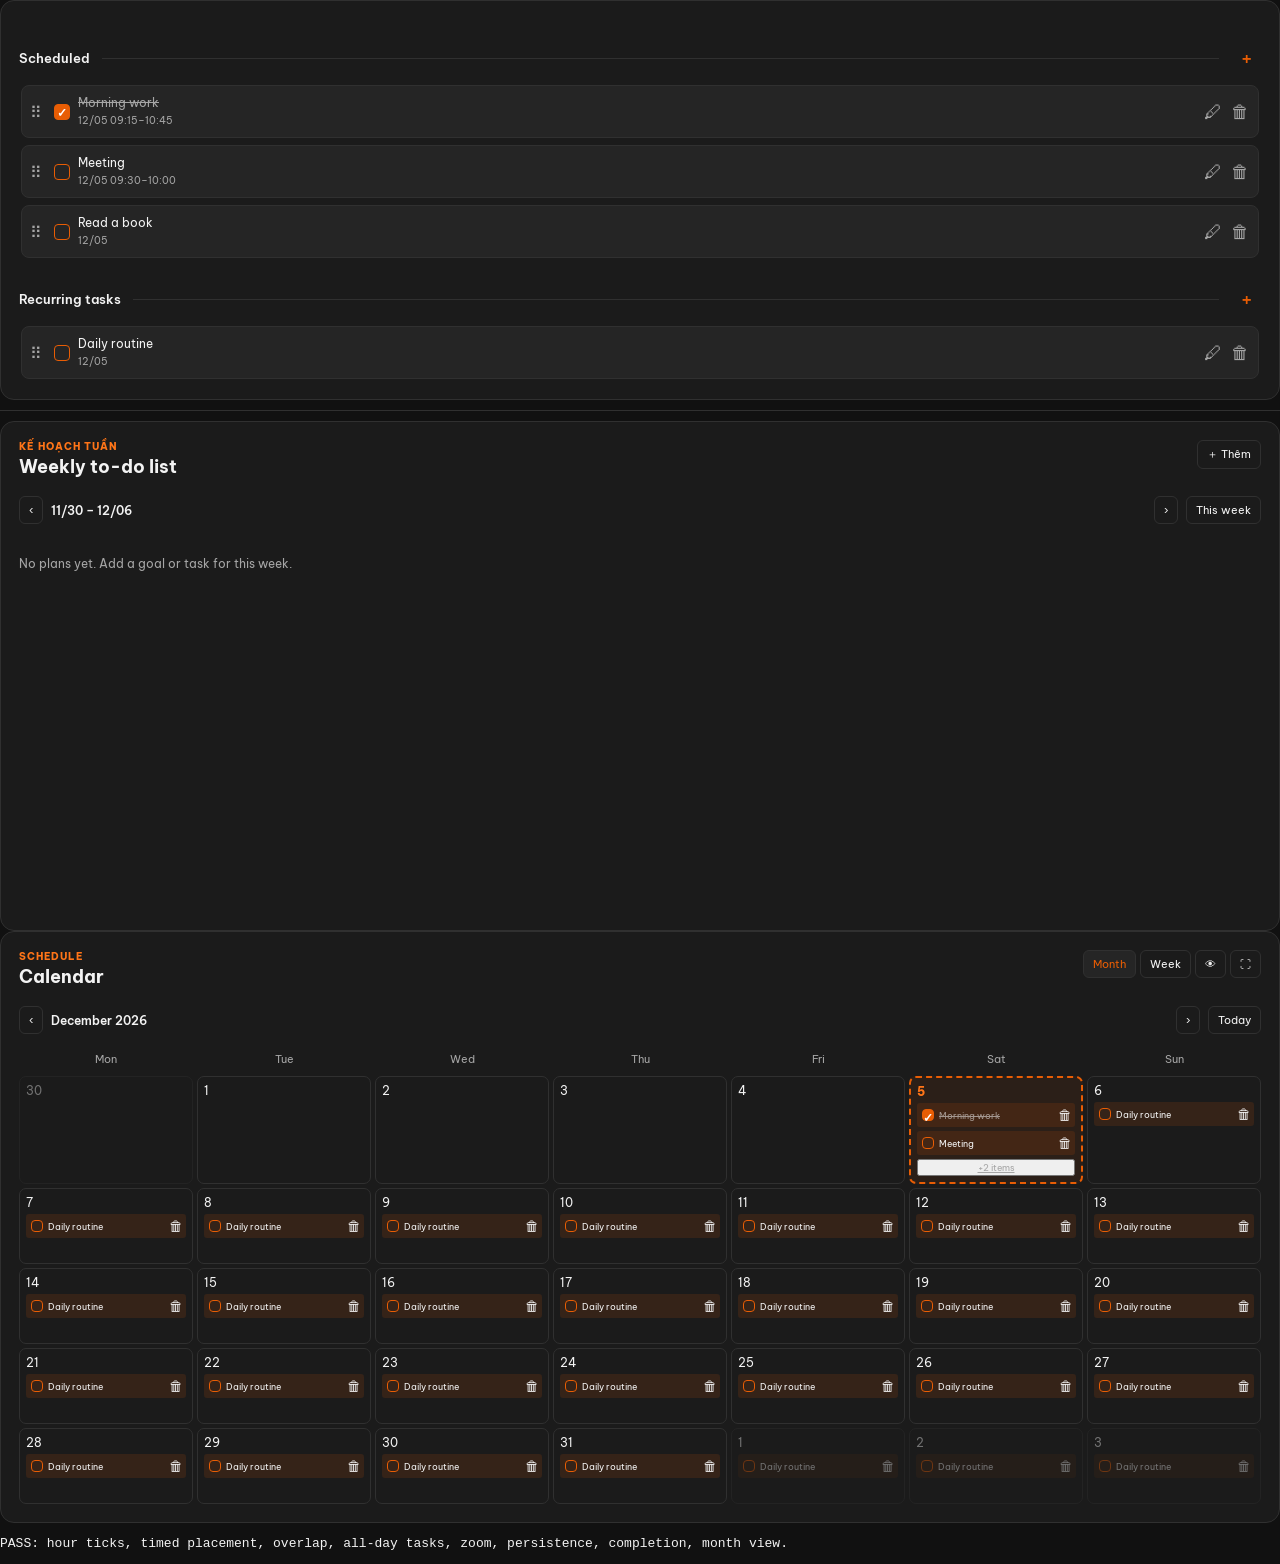
<file: tests/week-timeline-browser.html>
<!doctype html>
<meta charset="utf-8">
<link rel="stylesheet" href="../css/style.css">
<body class="home-page" data-home-theme="dark">
<section id="dashboard"><section class="todo-panel"></section></section>
<pre id="result">RUNNING</pre>
<script src="../js/i18n.js"></script>
<script src="../js/dictionary.js"></script>
<script src="../js/ui-dictionary.js"></script>
<script src="../js/dashboard-i18n.js"></script>
<script src="../js/task-editor.js"></script>
<script src="../js/calendar-model.js"></script>
<script src="../js/calendar-editor.js"></script>
<script src="../js/planner.js"></script>
<script>
try {
    const assert = (value, message) => { if (!value) throw Error(message); };
    const now = new Date();
    const date = `${now.getFullYear()}-${String(now.getMonth() + 1).padStart(2, '0')}-${String(now.getDate()).padStart(2, '0')}`;
    const items = [
        { id: 'timed', title: 'Morning work', fromTime: '09:00', endToTime: '10:30' },
        { id: 'overlap', title: 'Meeting', fromTime: '09:30', endToTime: '10:00' },
        { id: 'all-day', title: 'Read a book' }
    ].map(item => ({ ...item, dates: [date], completedDates: [] }));
    localStorage.setItem('visualmind-calendar-visibility', '{}');
    localStorage.setItem('visualmind-weekly-planner', JSON.stringify({ items, recurring: [{ id: 'repeat', title: 'Daily routine', repeat: 'daily', start: date }] }));
    localStorage.setItem('visualmind-week-hour-height', '64');
    window.setupWeeklyPlanner(document.querySelector('#dashboard'));
    document.querySelector('[data-calendar-view="week"]').click();
    const grid = document.querySelector('[data-calendar]');
    const event = () => grid.querySelector('[data-calendar-item="timed"]');
    assert(grid.querySelectorAll('.week-hour-label').length === 24, '24 hour ticks');
    assert(event().style.top === '576px' && event().style.height === '96px', 'Time and duration determine placement');
    assert(event().style.width === '50%', 'Overlapping events use separate lanes');
    assert(grid.querySelector('.week-all-day [data-calendar-item="all-day"]'), 'Untimed task remains visible');
    document.querySelector('[data-zoom-in]').click();
    assert(event().style.top === '864px' && event().style.height === '144px', 'Zoom scales position and duration');
    assert(localStorage.getItem('visualmind-week-hour-height') === '96', 'Zoom persists');
    for (let i = 0; i < 8; i++) document.querySelector('[data-zoom-out]').click();
    assert(document.querySelector('[data-zoom-out]').disabled, 'Zoom has a minimum');
    event().querySelector('input').click();
    assert(JSON.parse(localStorage.getItem('visualmind-weekly-planner')).items[0].completedDates.includes(date), 'Completion still saves');
    const toggle = name => { const input = document.querySelector('.calendar-visibility [name="' + name + '"]'); input.checked = !input.checked; input.dispatchEvent(new Event('change')); };
    toggle('hideDone');
    assert(!event(), 'Hide done removes completed occurrence');
    toggle('hideDone');
    assert(event(), 'Show done restores occurrence');
    toggle('hideRecurring');
    assert(!grid.querySelector('[data-calendar-item="repeat"]'), 'Hide recurring removes series from calendar');
    toggle('hideRecurring');
    assert(grid.querySelector('[data-calendar-item="repeat"]'), 'Showing recurring restores series');
    toggle('sleep');
    assert(grid.querySelectorAll('.calendar-sleep').length === 14, 'Overnight sleep is split across each day');
    event().dispatchEvent(new KeyboardEvent('keydown', { key: 'ArrowDown', bubbles: true }));
    assert(JSON.parse(localStorage.getItem('visualmind-weekly-planner')).items[0].fromTime === '09:15', 'Move handle adjusts by 15 minutes');
    document.querySelector('[aria-label="Mở rộng lịch dạng bảng"]').click();
    assert(document.querySelector('.calendar-board [data-calendar]') === grid, 'Expanded board uses live calendar');
    document.querySelector('[aria-label="Đóng lịch mở rộng"]').click();
    assert(document.querySelector('#dashboard [data-calendar]') === grid, 'Closing restores calendar');
    document.querySelector('[data-calendar-view="month"]').click();
    assert(!grid.querySelector('.week-time-axis') && !document.querySelector('[data-zoom-in]'), 'Month view keeps its original layout');
    document.querySelector('#result').textContent = 'PASS: hour ticks, timed placement, overlap, all-day tasks, zoom, persistence, completion, month view.';
} catch (error) { document.querySelector('#result').textContent = 'FAIL: ' + error.stack; }
</script>
</file>
<file: css/style.css>
@import url('https://fonts.googleapis.com/css2?family=Be+Vietnam+Pro:ital,wght@0,400;0,500;0,600;0,700;0,800;1,400;1,500;1,600;1,700&display=swap');

/* ===== HOMEPAGE THEME ===== */
:root {
    --home-bg: #111111;
    --home-surface: #1b1b1b;
    --home-surface-hover: #252525;
    --home-border: #303030;
    --home-text: #f3f3f3;
    --home-muted: #a5a5a5;
    --home-orange: #e85d04;
    --home-orange-bright: #ff7518;
    --home-sidebar-width: 232px;
    --app-nav-width: 232px;
}

* {
    box-sizing: border-box;
}

html,
body {
    min-height: 100%;
}

body {
    margin: 0;
    background: var(--home-bg);
    color: var(--home-text);
    font-family: 'Be Vietnam Pro', 'Segoe UI', sans-serif;
}

/* ===== SHARED APPLICATION LEFT RAIL ===== */
:where(.app-nav-sidebar, .app-nav-sidebar *) {
    margin: 0;
    padding: 0;
    box-sizing: border-box;
}

.app-nav-sidebar {
    position: fixed;
    z-index: 1000;
    top: 0;
    bottom: 0;
    left: 0;
    width: var(--app-nav-width);
    padding: 18px 14px;
    overflow: hidden;
    background: #151515;
    border-right: 1px solid #303030;
    transition: width 0.25s ease;
    font-size: 16px;
    line-height: normal;
}

.app-nav-brand {
    display: flex;
    align-items: center;
    gap: 10px;
    height: 38px;
    flex-shrink: 0;
    padding: 0 10px;
    color: #F3F3F3;
    font-family: 'Be Vietnam Pro', sans-serif;
    white-space: nowrap;
}

.app-nav-brand-toggle {
    width: 100%;
    border: 0;
    background: transparent;
    cursor: pointer;
    text-align: left;
}

.hodi-logo {
    display: grid;
    width: 28px;
    height: 28px;
    flex-shrink: 0;
    place-items: center;
    border-radius: 7px;
    background: #E85D04;
}

.hodi-logo svg {
    width: 21px;
    height: 21px;
    fill: none;
    stroke: #fff;
    stroke-linecap: round;
    stroke-linejoin: round;
    stroke-width: 1.8;
}

.app-nav-brand span {
    display: grid;
    width: 28px;
    height: 28px;
    place-items: center;
    border-radius: 7px;
    background: #E85D04;
    color: #fff;
}

.app-nav-brand .hodi-mark,
.home-brand-mark {
    position: relative;
    color: #fff;
    font-family: 'Be Vietnam Pro', sans-serif;
    font-size: 0;
    font-weight: 700;
    line-height: 1;
}

.app-nav-brand .hodi-mark::before,
.app-nav-brand .hodi-mark::after,
.home-brand-mark::before,
.home-brand-mark::after {
    position: absolute;
    top: 8px;
    width: 8px;
    height: 11px;
    border: 2px solid #fff;
    content: '';
}

.app-nav-brand .hodi-mark::before,
.home-brand-mark::before {
    left: 5px;
    border-right-width: 1px;
    border-radius: 3px 0 0 3px;
    transform: skewY(-9deg);
}

.app-nav-brand .hodi-mark::after,
.home-brand-mark::after {
    right: 5px;
    border-left-width: 1px;
    border-radius: 0 3px 3px 0;
    transform: skewY(9deg);
}

.app-nav-toggle {
    position: absolute;
    top: 22px;
    right: 12px;
    width: 25px;
    height: 25px;
    border: 1px solid #3A3A3A;
    border-radius: 5px;
    background: #202020;
    color: #A5A5A5;
    cursor: pointer;
    font-size: 18px;
    line-height: 1;
}

.app-nav-toggle:hover {
    border-color: #E85D04;
    color: #FF7518;
}

.app-nav-links {
    display: grid;
    gap: 6px;
    margin-top: 28px;
}

.app-nav-link {
    display: flex;
    align-items: center;
    gap: 13px;
    min-height: 44px;
    padding: 0 12px;
    border-radius: 7px;
    color: #A5A5A5;
    font-size: 14px;
    text-decoration: none;
    white-space: nowrap;
}

.app-nav-link span {
    width: 22px;
    text-align: center;
    font-size: 18px;
}

.mindmap-icon {
    width: 21px;
    height: 21px;
    fill: none;
    stroke: var(--home-orange);
    stroke-linecap: round;
    stroke-linejoin: round;
    stroke-width: 1.8;
}

.flashcard-icon {
    width: 21px;
    height: 21px;
    fill: none;
    stroke: var(--home-orange);
    stroke-linecap: round;
    stroke-linejoin: round;
    stroke-width: 1.8;
}

.app-nav-link .flashcard-icon,
.app-tab-btn .flashcard-icon {
    display: block;
    flex-shrink: 0;
}

.app-nav-link .mindmap-icon,
.app-tab-btn .mindmap-icon {
    display: block;
    flex-shrink: 0;
}

.app-nav-link:hover,
.app-nav-link.active {
    background: rgba(232, 93, 4, 0.16);
    color: #F3F3F3;
}

.app-nav-link.active {
    box-shadow: inset 3px 0 0 #E85D04;
}

body.app-nav-collapsed {
    --app-nav-width: 64px;
}

body.app-nav-collapsed .app-nav-sidebar {
    padding-right: 10px;
    padding-left: 10px;
}

body.app-nav-collapsed .app-nav-brand b,
body.app-nav-collapsed .app-nav-link b {
    display: none;
}

body.app-nav-collapsed .app-nav-brand,
body.app-nav-collapsed .app-nav-link {
    justify-content: center;
    padding-right: 0;
    padding-left: 0;
}

body.app-nav-collapsed .app-nav-toggle {
    right: 19px;
}

.home-page .app-nav-toggle {
    display: grid;
    width: 34px;
    height: 34px;
    top: 18px;
    right: 12px;
    place-items: center;
    border: 0;
    border-radius: 8px;
    background: var(--home-orange);
}

.home-page .app-nav-toggle:hover {
    background: var(--home-orange-bright);
}

.home-page .nav-toggle-icon {
    position: relative;
    display: block;
    width: 20px;
    height: 15px;
}

.home-page .nav-toggle-icon::before,
.home-page .nav-toggle-icon::after {
    position: absolute;
    top: 1px;
    width: 8px;
    height: 11px;
    border: 2px solid #fff;
    content: '';
}

.home-page .nav-toggle-icon::before {
    left: 1px;
    border-right-width: 1px;
    border-radius: 3px 0 0 3px;
    transform: skewY(-9deg);
}

.home-page .nav-toggle-icon::after {
    right: 1px;
    border-left-width: 1px;
    border-radius: 0 3px 3px 0;
    transform: skewY(9deg);
}

button,
input {
    font: inherit;
}

.home-shell {
    min-height: 100vh;
}

/* ===== HOMEPAGE HEADER ===== */
.home-header {
    position: fixed;
    z-index: 10;
    top: 0;
    right: 0;
    left: 0;
    height: 72px;
    display: flex;
    align-items: center;
    gap: 24px;
    padding: 0 28px;
    background: rgba(17, 17, 17, 0.96);
    border-bottom: 1px solid var(--home-border);
    margin-left: var(--app-nav-width, 232px);
    transition: margin-left 0.25s ease;
}

.home-brand {
    display: flex;
    align-items: center;
    gap: 10px;
    min-width: var(--home-sidebar-width);
    color: var(--home-text);
    text-decoration: none;
}

.home-brand-mark {
    display: grid;
    width: 34px;
    height: 34px;
    place-items: center;
    border-radius: 9px;
    background: var(--home-orange);
    color: #fff;
    font-size: 18px;
}

.home-brand-name {
    font-family: 'Be Vietnam Pro', sans-serif;
    font-size: 17px;
    font-weight: 800;
}

.home-search {
    display: flex;
    flex: 1;
    max-width: 700px;
    margin: 0 auto;
}

.home-search input {
    width: 100%;
    height: 42px;
    padding: 0 18px;
    border: 1px solid var(--home-border);
    border-radius: 8px 0 0 8px;
    outline: none;
    background: #191919;
    color: var(--home-text);
}

.home-search input::placeholder {
    color: #777;
}

.home-search input:focus {
    border-color: var(--home-orange);
}

.home-search button {
    width: 54px;
    border: 1px solid var(--home-border);
    border-left: 0;
    border-radius: 0 8px 8px 0;
    background: #2a2a2a;
    color: var(--home-text);
    cursor: pointer;
}

.home-search button:hover {
    background: var(--home-orange);
}

.home-login {
    display: inline-flex;
    align-items: center;
    gap: 8px;
    padding: 9px 14px;
    border: 1px solid var(--home-border);
    border-radius: 7px;
    background: transparent;
    color: var(--home-text);
    cursor: pointer;
}

.home-login.is-authenticated {
    position: relative;
}

.home-login.is-authenticated img {
    width: 24px;
    height: 24px;
    border-radius: 50%;
    object-fit: cover;
}

.auth-menu {
    display: none;
    position: absolute;
    top: calc(100% + 8px);
    right: 0;
    min-width: 120px;
    padding: 6px;
    background: var(--panel-bg, #1b1b1b);
    border: 1px solid var(--card-border, #303030);
    border-radius: 8px;
    box-shadow: 0 8px 20px rgba(0, 0, 0, .2);
    z-index: 20;
}

.home-login.is-open .auth-menu { display: block; }

.auth-menu button {
    width: 100%;
    padding: 8px 10px;
    border: 0;
    border-radius: 5px;
    background: transparent;
    color: var(--ink, #f3f3f3);
    text-align: left;
    cursor: pointer;
}

.auth-menu button:hover { background: var(--context-hover, #2a2a2a); }

.home-login:hover {
    border-color: var(--home-orange);
    color: var(--home-orange-bright);
}

/* ===== HOMEPAGE SIDEBAR ===== */
.home-sidebar {
    position: fixed;
    top: 72px;
    bottom: 0;
    left: 0;
    width: var(--home-sidebar-width);
    padding: 24px 14px;
    border-right: 1px solid var(--home-border);
    background: #151515;
}

/* ===== HOMEPAGE SHARED LEFT RAIL OFFSET ===== */
.home-main {
    margin-left: var(--app-nav-width, 232px);
    transition: margin-left 0.25s ease;
}

body.app-nav-collapsed .home-header,
body.app-nav-collapsed .home-main {
    margin-left: 64px;
}

.home-sidebar-title {
    margin: 0 12px 12px;
    color: #717171;
    font-size: 11px;
    font-weight: 700;
    letter-spacing: 0.12em;
    text-transform: uppercase;
}

.home-nav {
    display: grid;
    gap: 5px;
}

.home-nav-link {
    display: flex;
    align-items: center;
    gap: 13px;
    padding: 12px 13px;
    border-radius: 7px;
    color: var(--home-muted);
    font-size: 14px;
    font-weight: 600;
    text-decoration: none;
}

.home-nav-link:hover,
.home-nav-link.active {
    background: rgba(232, 93, 4, 0.14);
    color: var(--home-text);
}

.home-nav-link.active {
    box-shadow: inset 3px 0 0 var(--home-orange);
}

.home-nav-icon {
    width: 22px;
    text-align: center;
    font-size: 18px;
}

/* ===== HOMEPAGE CONTENT AND THUMBNAILS ===== */
.home-main {
    min-height: 100vh;
    margin-left: var(--app-nav-width, 232px);
    padding: 108px 36px 48px;
}

.home-heading-row {
    display: flex;
    align-items: end;
    justify-content: space-between;
    gap: 20px;
    margin-bottom: 26px;
}

.home-heading {
    margin: 0;
    font-family: 'Be Vietnam Pro', sans-serif;
    font-size: clamp(24px, 3vw, 34px);
    line-height: 1.15;
}

.home-heading-accent {
    color: var(--home-orange-bright);
}

.home-subtitle {
    margin: 8px 0 0;
    color: var(--home-muted);
    font-size: 14px;
}

.home-sort {
    color: var(--home-muted);
    font-size: 13px;
}

.home-grid {
    display: grid;
    grid-template-columns: repeat(auto-fill, minmax(230px, 1fr));
    gap: 22px 18px;
}

.project-card {
    position: relative;
    display: block;
    overflow: hidden;
    border: 1px solid var(--home-border);
    border-radius: 8px;
    background: var(--home-surface);
    color: inherit;
    text-decoration: none;
    transition: transform 0.18s ease, border-color 0.18s ease, background 0.18s ease;
}

.project-card:hover {
    transform: translateY(-3px);
    border-color: var(--home-orange);
    background: var(--home-surface-hover);
}

.project-thumbnail {
    position: relative;
    aspect-ratio: 16 / 9;
    overflow: hidden;
    background: #252525;
}

.project-thumbnail::after {
    position: absolute;
    inset: 0;
    background: linear-gradient(125deg, rgba(232, 93, 4, 0.22), transparent 58%);
    content: '';
}

.thumbnail-map,
.thumbnail-cards {
    position: absolute;
    inset: 0;
}

.thumbnail-map::before,
.thumbnail-map::after {
    position: absolute;
    width: 66px;
    height: 30px;
    border: 2px solid #f6a66c;
    border-radius: 5px;
    content: '';
}

.thumbnail-map::before {
    top: 28%;
    left: 13%;
    box-shadow: 115px 53px 0 -2px #252525, 115px 53px 0 0 #f6a66c;
}

.thumbnail-map::after {
    top: 48%;
    left: 49%;
    border-color: var(--home-orange-bright);
    background: rgba(232, 93, 4, 0.4);
}

.thumbnail-cards::before,
.thumbnail-cards::after {
    position: absolute;
    width: 95px;
    height: 58px;
    border: 2px solid #f6a66c;
    border-radius: 5px;
    content: '';
    transform: rotate(-7deg);
}

.thumbnail-cards::before {
    top: 28%;
    left: 25%;
}

.thumbnail-cards::after {
    top: 34%;
    left: 38%;
    background: rgba(232, 93, 4, 0.38);
    border-color: var(--home-orange-bright);
    transform: rotate(5deg);
}

.thumbnail-label {
    position: absolute;
    right: 10px;
    bottom: 9px;
    z-index: 1;
    padding: 4px 7px;
    border-radius: 4px;
    background: rgba(0, 0, 0, 0.72);
    color: #fff;
    font-size: 10px;
    font-weight: 700;
    letter-spacing: 0.08em;
    text-transform: uppercase;
}

.project-info {
    display: grid;
    grid-template-columns: 34px 1fr;
    gap: 11px;
    padding: 13px 12px 15px;
}

.project-icon {
    display: grid;
    width: 34px;
    height: 34px;
    place-items: center;
    border-radius: 50%;
    background: #303030;
    font-size: 16px;
}

.project-icon .mindmap-icon {
    width: 20px;
    height: 20px;
}

.project-icon .flashcard-icon {
    width: 20px;
    height: 20px;
}

.project-title {
    margin: 0 0 6px;
    color: var(--home-text);
    font-size: 14px;
    font-weight: 700;
    line-height: 1.35;
}

.project-meta {
    margin: 0;
    color: var(--home-muted);
    font-size: 12px;
    line-height: 1.4;
}

.app-nav-create-mindmap { position: relative; }
.app-nav-create-mindmap::after {
    position: absolute; right: 10px; opacity: 0; color: var(--home-orange-bright);
    content: '+'; font-size: 20px; font-weight: 500; line-height: 1;
    transition: opacity .15s ease;
}
.app-nav-create-mindmap:hover::after, .app-nav-create-mindmap:focus-visible::after { opacity: 1; }

.project-card-link { display: block; color: inherit; text-decoration: none; }
.project-rename-btn {
    position: absolute; right: 10px; bottom: 10px; z-index: 1;
    border: 1px solid var(--home-border); border-radius: 5px; padding: 5px 8px;
    background: var(--home-surface-hover); color: var(--home-text); cursor: pointer;
    font: 600 11px 'Be Vietnam Pro', sans-serif;
}
.project-rename-btn:hover { border-color: var(--home-orange); color: var(--home-orange-bright); }
.project-card-actions { position: absolute; right: 10px; bottom: 10px; display: flex; gap: 6px; z-index: 1; }
.project-card-actions button { border: 1px solid var(--home-border); border-radius: 5px; padding: 5px 8px; background: var(--home-surface-hover); color: var(--home-text); cursor: pointer; font: 600 11px 'Be Vietnam Pro', sans-serif; }
.project-card-actions button:hover { border-color: var(--home-orange); color: var(--home-orange-bright); }
.project-card-actions [data-delete]:hover { color: #ff847c; }

/* ===== LEARNING DASHBOARD ===== */
.learning-dashboard {
    display: grid;
    grid-template-columns: minmax(250px, .75fr) minmax(440px, 1.45fr);
    gap: 18px;
    margin-bottom: 34px;
}

.todo-panel,
.eisenhower-panel {
    border: 1px solid var(--home-border);
    border-radius: 14px;
    background: var(--home-surface);
    padding: 18px;
}

.dashboard-panel-heading,
.dashboard-library-heading {
    display: flex;
    align-items: flex-start;
    justify-content: space-between;
    gap: 12px;
}

.dashboard-panel-heading h2,
.dashboard-library-heading h2 {
    margin: 2px 0 0;
    color: var(--home-text);
    font-family: 'Be Vietnam Pro', sans-serif;
    font-size: 18px;
}

.dashboard-kicker {
    margin: 0;
    color: var(--home-orange-bright);
    font-size: 10px;
    font-weight: 800;
    letter-spacing: .1em;
    text-transform: uppercase;
}

.task-count,
.matrix-help,
.dashboard-library-heading > span {
    color: var(--home-muted);
    font-size: 11px;
}

.task-count,
.matrix-help {
    padding: 5px 8px;
    border: 1px solid var(--home-border);
    border-radius: 999px;
}

.todo-create-form {
    display: flex;
    gap: 8px;
    margin: 16px 0 12px;
}

.todo-create-form input {
    width: 100%;
    min-width: 0;
    padding: 10px 11px;
    border: 1px solid var(--home-border);
    border-radius: 8px;
    outline: none;
    background: transparent;
    color: var(--home-text);
    font: inherit;
    font-size: 13px;
}

.todo-create-form input:focus { border-color: var(--home-orange); }

.todo-create-form button {
    border: 0;
    border-radius: 8px;
    padding: 0 13px;
    background: var(--home-orange);
    color: #fff;
    cursor: pointer;
    font: inherit;
    font-size: 12px;
    font-weight: 700;
}

.todo-inbox-list,
.matrix-dropzone {
    display: flex;
    min-height: 54px;
    flex-direction: column;
    gap: 7px;
    border-radius: 9px;
    transition: background .15s ease, outline-color .15s ease;
}

.todo-inbox-list { padding: 2px; }

.todo-item {
    display: grid;
    grid-template-columns: 16px 18px 1fr 20px;
    align-items: center;
    gap: 7px;
    padding: 9px 8px;
    border: 1px solid var(--home-border);
    border-radius: 8px;
    background: var(--home-surface-hover);
    color: var(--home-text);
    cursor: grab;
    font-size: 12px;
}

.todo-item.is-dragging { opacity: .42; }
.todo-grip { color: var(--home-muted); cursor: grab; font-size: 16px; line-height: 1; }
.todo-item-title { overflow-wrap: anywhere; }
.todo-item.is-completed .todo-item-title { color: var(--home-muted); text-decoration: line-through; }
.todo-check { display: grid; place-items: center; cursor: pointer; }
.todo-check input { position: absolute; opacity: 0; pointer-events: none; }
.todo-check span { width: 16px; height: 16px; border: 1px solid var(--home-orange); border-radius: 4px; }
.todo-check input:checked + span { border-color: var(--home-orange); background: var(--home-orange); }
.todo-check input:checked + span::after { display: block; color: #fff; content: '✓'; font-size: 12px; font-weight: 800; line-height: 15px; text-align: center; }
.todo-item button { border: 0; background: transparent; color: var(--home-muted); cursor: pointer; font-size: 18px; line-height: 1; }
.todo-item button:hover { color: #e85d04; }
.todo-empty { margin: auto; color: var(--home-muted); font-size: 11px; text-align: center; }
.todo-drop-hint { margin: 12px 2px 0; color: var(--home-muted); font-size: 11px; }

.eisenhower-matrix {
    display: grid;
    grid-template-columns: repeat(2, minmax(0, 1fr));
    gap: 8px;
    margin-top: 14px;
}

.matrix-cell {
    display: flex;
    min-height: 125px;
    flex-direction: column;
    padding: 11px;
    border: 1px solid var(--home-border);
    border-radius: 10px;
}

.matrix-label { display: flex; align-items: baseline; justify-content: space-between; gap: 8px; margin-bottom: 9px; }
.matrix-label span { color: var(--home-muted); font-size: 10px; }
.matrix-label b { color: var(--home-text); font-size: 12px; }
.matrix-do { background: rgba(222, 79, 69, .08); }
.matrix-schedule { background: rgba(68, 139, 218, .08); }
.matrix-delegate { background: rgba(227, 156, 47, .08); }
.matrix-eliminate { background: rgba(125, 125, 125, .09); }
.matrix-dropzone { flex: 1; padding: 2px; }
.matrix-dropzone.is-drag-over,
.todo-inbox-list.is-drag-over { outline: none; outline-offset: 2px; background: rgba(232, 93, 4, .08); }

.dashboard-library-heading {
    align-items: end;
    margin: 0 0 16px;
}

@media (max-width: 980px) {
    .learning-dashboard { grid-template-columns: 1fr; }
}

@media (max-width: 720px) {
    :root { --app-nav-width: 64px; }

    .app-nav-sidebar { padding-right: 10px; padding-left: 10px; }
    .app-nav-brand b,
    .app-nav-link b,
    .app-nav-sidebar .library-panel,
    .app-nav-sidebar .settings-panel,
    .app-nav-sidebar .app-nav-divider { display: none; }
    .app-nav-brand,
    .app-nav-link { justify-content: center; padding-right: 0; padding-left: 0; }

    .home-header {
        margin-left: 64px;
    }

    .home-main {
        margin-left: 64px;
    }

    .home-header {
        gap: 12px;
        padding: 0 14px;
    }

    .home-brand {
        min-width: auto;
    }

    .home-brand-name {
        display: none;
    }

    .home-login {
        padding: 9px;
    }

    .home-login span {
        display: none;
    }

    .home-main {
        padding: 20px 14px 34px;
    }

    .home-heading-row {
        align-items: start;
        flex-direction: column;
        gap: 8px;
    }

    .home-grid {
        grid-template-columns: repeat(2, minmax(0, 1fr));
        gap: 12px;
    }

    .project-info {
        grid-template-columns: 1fr;
        gap: 8px;
    }

    .project-icon {
        display: none;
    }
}

/* ===== HOMEPAGE LIBRARY TREE AND SETTINGS ===== */
.app-nav-sidebar:has(.library-panel) {
    display: flex;
    flex-direction: column;
    overflow-y: auto;
    scrollbar-width: thin;
}

.app-nav-divider {
    height: 1px;
    flex-shrink: 0;
    margin: 18px 0;
    background: #303030;
}

.library-panel,
.settings-panel {
    flex-shrink: 0;
}

.library-panel {
    min-height: 0;
}

.library-heading {
    display: flex;
    align-items: center;
    justify-content: space-between;
    padding: 0 8px 8px 10px;
}

.library-title,
.settings-title {
    color: #F3F3F3;
    font-size: 13px;
    font-weight: 700;
}

.library-add-btn,
.library-chevron,
.library-add-child {
    display: grid;
    place-items: center;
    border: 0;
    background: transparent;
    color: #A5A5A5;
    cursor: pointer;
}

.library-add-btn {
    width: 24px;
    height: 24px;
    border-radius: 5px;
    font-size: 18px;
}

.library-add-btn:hover,
.library-add-child:hover {
    background: #2A2A2A;
    color: #FF7518;
}

.library-tree {
    display: grid;
    gap: 2px;
    max-height: 300px;
    overflow-y: auto;
    scrollbar-width: thin;
}

.library-node {
    position: relative;
    display: grid;
    grid-template-columns: 18px minmax(0, 1fr) 24px;
    align-items: center;
    min-height: 34px;
    padding: 0 4px 0 calc(4px + var(--tree-depth) * 14px);
    border-radius: 6px;
    cursor: default;
}

.library-node[draggable="true"] {
    cursor: grab;
}

.library-node.is-dragging {
    opacity: 0.45;
}

.library-node.is-drop-target {
    outline: 1px solid var(--home-orange);
    background: rgba(232, 93, 4, 0.18);
}

.library-node.is-drop-before {
    box-shadow: inset 0 2px 0 var(--home-orange);
}

.library-node.is-drop-after {
    box-shadow: inset 0 -2px 0 var(--home-orange);
}

.library-node:hover {
    background: #242424;
}

.library-chevron {
    position: relative;
    width: 18px;
    height: 24px;
    padding: 0;
}

.library-chevron:not(.is-empty)::before {
    position: absolute;
    top: 10px;
    left: 6px;
    width: 0;
    height: 0;
    border-top: 5px solid #B7C4D1;
    border-right: 4px solid transparent;
    border-left: 4px solid transparent;
    content: '';
    transition: transform 0.15s ease;
}

.library-chevron:not(.is-empty).is-collapsed::before {
    transform: rotate(-90deg);
}

.library-chevron.is-empty {
    color: #555;
    cursor: default;
}

.library-node-link {
    display: flex;
    min-width: 0;
    align-items: center;
    gap: 7px;
    color: #D9D9D9;
    font-size: 12px;
    text-decoration: none;
}

.library-node-link:hover {
    color: #FF7518;
}

.library-file-icon {
    position: relative;
    display: inline-block;
    width: 18px;
    height: 18px;
    flex-shrink: 0;
}

.library-folder-icon {
    height: 14px;
    border: 2px solid #B7C4D1;
    border-radius: 3px;
}

.library-folder-icon::before {
    position: absolute;
    top: -5px;
    left: -2px;
    width: 8px;
    height: 5px;
    border: 2px solid #B7C4D1;
    border-bottom: 0;
    border-radius: 3px 3px 0 0;
    content: '';
}

.library-hodi-icon {
    width: 18px;
    height: 14px;
    border: 0;
    border-top: 2px solid var(--home-orange);
    border-bottom: 2px solid var(--home-orange);
    border-radius: 2px;
    transform: skewY(-8deg);
}

.library-hodi-icon::before,
.library-hodi-icon::after {
    position: absolute;
    top: -2px;
    display: block;
    width: 7px;
    height: 14px;
    border: 2px solid var(--home-orange);
    content: '';
}

.library-hodi-icon::before {
    left: 0;
    border-right-width: 1px;
    border-radius: 3px 0 0 3px;
}

.library-hodi-icon::after {
    right: 0;
    border-left-width: 1px;
    border-radius: 0 3px 3px 0;
}

.library-mindmap-icon {
    display: grid;
    place-items: center;
}

.library-mindmap-svg {
    width: 18px;
    height: 18px;
    fill: none;
    stroke: var(--home-orange);
    stroke-linecap: round;
    stroke-linejoin: round;
    stroke-width: 1.8;
}

.library-flashcard-icon {
    display: grid;
    place-items: center;
}

.library-flashcard-svg {
    width: 18px;
    height: 18px;
    fill: none;
    stroke: var(--home-orange);
    stroke-linecap: round;
    stroke-linejoin: round;
    stroke-width: 1.8;
}

.library-node-name {
    overflow: hidden;
    text-overflow: ellipsis;
    white-space: nowrap;
}

.library-add-child {
    width: 22px;
    height: 25px;
    border-radius: 4px;
    font-size: 17px;
    opacity: 0;
}

.library-node:hover .library-add-child,
.library-add-child:focus {
    opacity: 1;
}

.library-add-child-placeholder {
    width: 22px;
    height: 25px;
}

.library-context-menu {
    position: absolute;
    z-index: 1100;
    display: grid;
    min-width: 155px;
    padding: 5px;
    border: 1px solid #3A3A3A;
    border-radius: 7px;
    background: #202020;
    box-shadow: 0 8px 22px rgba(0, 0, 0, 0.38);
}

.library-context-menu button {
    padding: 7px 8px;
    border: 0;
    border-radius: 4px;
    background: transparent;
    color: #D9D9D9;
    cursor: pointer;
    font-size: 11px;
    text-align: left;
}

.library-context-menu button:hover {
    background: #2A2A2A;
    color: #FF7518;
}

.library-context-menu button.is-danger:hover {
    color: #FF7A7A;
}

.library-dialog-overlay {
    position: fixed;
    z-index: 1200;
    inset: 0;
    display: grid;
    place-items: center;
    background: rgba(0, 0, 0, 0.58);
}

.library-dialog {
    width: min(360px, calc(100vw - 32px));
    padding: 18px;
    border: 1px solid #3A3A3A;
    border-radius: 9px;
    background: #202020;
    box-shadow: 0 18px 50px rgba(0, 0, 0, 0.45);
}

.library-dialog h3 {
    margin: 0 0 14px;
    color: #F3F3F3;
    font-size: 14px;
}

.library-dialog input {
    width: 100%;
    padding: 9px 10px;
    border: 1px solid #484848;
    border-radius: 6px;
    outline: none;
    background: #151515;
    color: #F3F3F3;
}

.library-dialog input:focus {
    border-color: var(--home-orange);
}

.library-dialog-actions {
    display: flex;
    justify-content: flex-end;
    gap: 8px;
    margin-top: 16px;
}

.library-dialog-actions button {
    padding: 7px 11px;
    border: 1px solid #484848;
    border-radius: 5px;
    background: transparent;
    color: #C8C8C8;
    cursor: pointer;
    font-size: 12px;
}

.library-dialog-actions button:hover {
    border-color: var(--home-orange);
    color: #fff;
}

.library-dialog-actions .is-primary {
    border-color: var(--home-orange);
    background: var(--home-orange);
    color: #fff;
}

.library-dialog-actions .is-danger {
    border-color: #A33A3A;
    background: #8E2B2B;
    color: #fff;
}

.library-empty {
    padding: 8px 10px;
    color: #777;
    font-size: 11px;
}

.settings-title {
    padding: 0 10px 10px;
}

.setting-row {
    display: flex;
    align-items: center;
    justify-content: space-between;
    gap: 8px;
    padding: 6px 8px 6px 10px;
    color: #A5A5A5;
    font-size: 11px;
}

.setting-segmented {
    display: flex;
    gap: 2px;
    padding: 2px;
    border-radius: 5px;
    background: #242424;
}

.setting-choice {
    min-width: 27px;
    padding: 4px 5px;
    border: 0;
    border-radius: 4px;
    background: transparent;
    color: #888;
    cursor: pointer;
    font-size: 10px;
    font-weight: 700;
}

.setting-choice.active {
    background: #E85D04;
    color: #fff;
}

body[data-home-theme="light"] {
    --home-bg: #F4F4F2;
    --home-surface: #FFFFFF;
    --home-surface-hover: #F0F0ED;
    --home-border: #D8D8D3;
    --home-text: #222222;
    --home-muted: #6A6A65;
}

body[data-home-theme="light"] .app-nav-sidebar {
    background: #E8E8E4;
    border-color: #D2D2CC;
}

body[data-home-theme="light"] .app-nav-brand,
body[data-home-theme="light"] .library-title,
body[data-home-theme="light"] .settings-title {
    color: #222;
}

body[data-home-theme="light"] .app-nav-link,
body[data-home-theme="light"] .library-node-link,
body[data-home-theme="light"] .setting-row {
    color: #555;
}

body[data-home-theme="light"] .app-nav-link:hover,
body[data-home-theme="light"] .app-nav-link.active,
body[data-home-theme="light"] .library-node:hover {
    background: rgba(232, 93, 4, 0.12);
    color: #222;
}

body[data-home-theme="light"] .app-nav-divider {
    background: #D2D2CC;
}

body[data-home-theme="light"] .setting-segmented,
body[data-home-theme="light"] .library-context-menu {
    background: #F7F7F4;
    border-color: #D2D2CC;
}

body[data-home-theme="light"] .library-context-menu button {
    color: #444;
}

body.app-nav-collapsed .library-panel,
body.app-nav-collapsed .settings-panel,
body.app-nav-collapsed .app-nav-divider {
    display: none;
}

.library-sync-status {
    margin: 8px 10px 0;
    color: var(--home-muted);
    font-size: 10px;
    line-height: 1.5;
}

/* Weekly planning and monthly calendar share the dashboard columns. */
.planner-divider { grid-column: 1 / -1; height: 1px; margin: 10px 0; background: var(--home-border); }
.weekly-panel, .calendar-panel { min-width: 0; min-height: 510px; }
.planner-navigation { display: flex; align-items: center; gap: 8px; margin: 18px 0; flex-wrap: wrap; }
.planner-navigation > span { flex: 1; font-size: 12px; font-weight: 600; }
.planner-button { padding: 6px 9px; border: 1px solid var(--home-border); border-radius: 6px; background: transparent; color: var(--home-text); font: inherit; font-size: 11px; cursor: pointer; }
.planner-button:hover { background: var(--home-surface-hover); border-color: var(--home-orange); }
.planner-button:focus-visible, .calendar-day:focus-visible, .planner-date-input:focus-visible { outline: 2px solid var(--home-orange); outline-offset: 2px; }
.planner-daily { margin-top: 24px; }
.planner-daily section + section { margin-top: 24px; }
.todo-group { margin-top: 20px; }
.todo-group-heading { display: flex; align-items: center; gap: 12px; margin-bottom: 10px; }
.todo-group-heading::after { content: ''; height: 1px; flex: 1; background: var(--home-border); }
.todo-group-heading h3 { margin: 0; color: var(--home-text); font-size: 13px; font-weight: 600; }
.todo-group-add { order: 1; display: grid; place-items: center; width: 30px; height: 30px; flex-shrink: 0; padding: 0; border: 0; border-radius: 6px; background: transparent; color: var(--home-orange); font-size: 22px; cursor: pointer; }
.todo-group-add:hover { background: var(--home-surface-hover); }
.todo-group-add:focus-visible { outline: 2px solid var(--home-orange); outline-offset: 2px; }
.todo-group-list { min-height: 48px; }
.todo-create-form[hidden] { display: none; }
.planner-empty { color: var(--home-muted); font-size: 12px; line-height: 1.6; margin: 12px 0; }
.planner-day-task { display: flex; align-items: center; gap: 8px; padding: 8px 0; font-size: 12px; }
.planner-day-task input { accent-color: var(--home-orange); }
.planner-task-title { flex: 1; overflow-wrap: anywhere; }
.planner-day-task.is-completed .planner-task-title { text-decoration: line-through; color: var(--home-muted); }
.weekly-tree { margin-top: 16px; max-height: 530px; overflow: auto; }
.weekly-item.todo-item { grid-template-columns: 16px 18px minmax(0, 1fr) 20px 20px; margin: 0 0 7px calc(var(--depth) * 16px); }
.weekly-item.todo-item > button { padding: 0; }
.weekly-item.is-dragging { opacity: .45; }
.weekly-item-heading { display: flex; gap: 8px; align-items: baseline; }
.weekly-item-title { font-size: 12px; line-height: 1.5; overflow-wrap: anywhere; }
.plan-icon { font-size: 18px; flex-shrink: 0; }
.plan-icon-goal { color: #ff7411; }
.plan-icon-task { color: var(--home-orange); }
.weekly-item-actions { display: flex; gap: 5px; flex-wrap: wrap; margin-top: 8px; }
.weekly-item-actions .planner-button { padding: 3px 6px; }
.schedule-badge { display: block; margin: 6px 0 0 26px; font-size: 10px; color: #6cae8c; overflow-wrap: anywhere; }
.planner-date-input { width: 118px; min-width: 0; background: var(--home-surface); color: var(--home-text); border: 1px solid var(--home-border); border-radius: 5px; padding: 3px; font: inherit; font-size: 10px; color-scheme: dark; }
body[data-home-theme="light"] .planner-date-input { color-scheme: light; }
.calendar-weekdays, .calendar-grid { display: grid; grid-template-columns: repeat(7, minmax(0, 1fr)); gap: 4px; }
.calendar-weekdays { padding-bottom: 10px; color: var(--home-muted); font-size: 11px; text-align: center; }
.calendar-day { display: flex; flex-direction: column; gap: 4px; min-height: 76px; min-width: 0; padding: 6px; border: 1px solid var(--home-border); border-radius: 7px; color: var(--home-text); background: transparent; text-align: left; font: inherit; cursor: pointer; }
.calendar-day:hover { background: var(--home-surface-hover); }
.calendar-day.is-outside { opacity: .4; }
.calendar-day.is-today .calendar-day-number { color: var(--home-orange-bright); font-weight: 800; }
.calendar-day.is-selected { border-color: var(--home-orange); background: rgba(232, 93, 4, .08); }
.calendar-day.is-drag-over { outline: none; background: rgba(232, 93, 4, .18); }
.calendar-day-number { font-size: 12px; }
.calendar-event { display: block; width: 100%; overflow: hidden; text-overflow: ellipsis; white-space: nowrap; padding: 3px; border-radius: 3px; background: rgba(232, 93, 4, .12); font-size: 9px; }
.calendar-more { color: var(--home-muted); font-size: 9px; }
.calendar-more { text-decoration: underline; cursor: pointer; }
.calendar-day-dialog { width: min(480px, calc(100vw - 32px)); }
.calendar-all-items { max-height: 60vh; overflow-y: auto; margin-top: 12px; }
.dashboard-sync-status { color: var(--home-muted); font-size: 11px; margin: 0 0 12px; }
.planner-dialog label { display: grid; gap: 7px; margin: 14px 0; color: var(--home-muted); font-size: 12px; }
.planner-dialog select { width: 100%; padding: 10px; border: 1px solid var(--home-border); border-radius: 6px; background: var(--home-surface); color: var(--home-text); font: inherit; }
@media (max-width: 720px) {
    .calendar-panel { padding: 10px; }
    .calendar-weekdays, .calendar-grid { gap: 2px; }
    .calendar-day { padding: 3px; min-height: 66px; }
    .weekly-panel, .calendar-panel { min-height: auto; }
}

/* Shared scrollbars for Home, Mindmap and Flashcard. */
* {
    scrollbar-width: thin;
    scrollbar-color: #777 transparent;
}

/* Native scrollbar styling can override the pseudo-elements in Chromium. */
@supports selector(::-webkit-scrollbar) {
    html,
    body * {
        scrollbar-width: auto;
        scrollbar-color: auto;
    }

    .app-nav-sidebar:has(.library-panel),
    .library-tree {
        scrollbar-width: auto;
    }

    ::-webkit-scrollbar {
        width: 6px;
        height: 6px;
        background: transparent;
    }

    ::-webkit-scrollbar-track,
    ::-webkit-scrollbar-track-piece,
    ::-webkit-scrollbar-corner {
        background: transparent;
    }

    ::-webkit-scrollbar-thumb {
        background: #777;
        border-radius: 6px;
    }

    ::-webkit-scrollbar-thumb:hover {
        background: #999;
    }

    ::-webkit-scrollbar-button {
        display: none;
        width: 0;
        height: 0;
    }
}

.dashboard-sync-status:empty { display: none; }

.planner-daily .todo-group-list { display: flex; flex-direction: column; gap: 7px; padding: 2px; }
.planner-day-task.todo-item { display: grid; padding: 9px 8px; gap: 7px; }
.planner-day-task.todo-item > button { padding: 0; }
.todo-inline-title { width: 100%; min-width: 0; padding: 0; border: 0; outline: none; background: transparent; color: inherit; font: inherit; }


.task-editor { width: min(560px, calc(100vw - 32px)); max-height: 90vh; overflow-y: auto; }
.task-editor fieldset { border: 1px solid var(--home-border); border-radius: 8px; margin: 16px 0; padding: 0 12px; }
.task-editor legend { color: var(--home-muted); font-size: 12px; }
.task-time-fields { display: grid; grid-template-columns: 1fr 1.5fr; gap: 10px; }
.task-time-fields input { min-width: 0; width: 100%; }
.task-editor-error { color: #e85d04; font-size: 12px; }
.task-editor .library-dialog-actions { flex-wrap: wrap; }
.task-editor [data-trash] { color: #ef7070; margin-right: auto; }
@media (max-width: 480px) { .task-time-fields { grid-template-columns: minmax(0, 1fr) minmax(0, 1.5fr); } }

[data-trash-list] p { display: flex; align-items: center; justify-content: space-between; gap: 16px; }
[data-trash-list] span { overflow-wrap: anywhere; min-width: 0; }

.task-time-fields input[readonly] { cursor: pointer; }
.task-picker { padding: 12px; margin: 0 0 12px; border: 1px solid var(--home-border); border-radius: 8px; background: var(--home-surface); }
.task-picker button { border: 0; border-radius: 6px; padding: 8px 12px; background: transparent; color: var(--home-text); cursor: pointer; }
.task-picker button:hover, .task-picker button[aria-pressed="true"] { background: var(--home-surface-hover); color: var(--home-orange); }
.task-picker button:focus-visible { outline: 2px solid var(--home-orange); }
.digital-clock { display: flex; align-items: center; justify-content: center; gap: 12px; font-size: 30px; font-variant-numeric: tabular-nums; }
.digital-clock > div { display: grid; justify-items: center; }
.digital-clock select { width: 90px; font-size: 30px; text-align: center; padding: 8px; }
.task-picker-month { display: flex; align-items: center; justify-content: space-between; font-size: 13px; }
.task-picker-calendar { display: grid; grid-template-columns: repeat(7, minmax(0, 1fr)); gap: 3px; margin: 8px 0; }
.task-picker-calendar > span { text-align: center; font-size: 11px; color: var(--home-muted); padding: 6px 0; }
.task-picker-calendar > button { padding: 8px 0; }

.task-content { display: flex; flex-direction: column; gap: 4px; min-width: 0; flex: 1; }
.task-meta { display: flex; align-items: center; flex-wrap: wrap; gap: 4px 8px; color: var(--home-muted); font-size: 10px; font-weight: 400; line-height: 1.4; }
.task-flag { flex-shrink: 0; font-size: 12px; line-height: 1; }

.task-flag-orange { filter: hue-rotate(35deg); }
.task-flag-blue { filter: hue-rotate(210deg); }
.task-meta-date { font-variant-numeric: tabular-nums; }
.task-source-link { color: var(--home-orange, #ff7411); text-decoration: none; }
.task-source-link:hover { text-decoration: underline; }
.task-source-link:focus-visible { outline: 2px solid currentColor; outline-offset: 2px; }
.task-meta-category { margin-left: auto; max-width: 42%; min-width: 0; overflow: hidden; text-overflow: ellipsis; white-space: nowrap; color: var(--home-muted); font-size: 10px; font-weight: 400; }
.task-title-row { display: flex; align-items: center; gap: 6px; min-width: 0; }
.task-title-row > .todo-item-title { min-width: 0; }
.task-title-row > .plan-icon { flex-shrink: 0; font-size: 13px; }

.matrix-dropzone .todo-item { grid-template-columns: 16px 18px minmax(0, 1fr) 20px 20px; }
.weekly-root-drop { display: none; padding: 16px; margin-top: 10px; color: var(--home-muted); border: 1px solid var(--home-border); border-radius: 8px; font-size: 12px; text-align: center; }
.is-reparenting .weekly-root-drop { display: block; }
.weekly-item.is-parent-target, .weekly-root-drop.is-parent-target { background: var(--home-surface-hover); box-shadow: inset 3px 0 var(--home-muted); }
.calendar-view-toggle { display: flex; gap: 4px; }
.calendar-view-toggle [aria-pressed="true"] { color: var(--home-orange); background: var(--home-surface-hover); }
.is-week-view .calendar-day { min-height: 240px; }
.is-week-view .calendar-event { white-space: normal; overflow-wrap: anywhere; padding: 6px 3px; }
.calendar-event-time { display: block; margin-top: 4px; font-size: 9px; color: var(--home-muted); font-variant-numeric: tabular-nums; }
@media (max-width: 720px) { .is-week-view { overflow-x: auto; } .is-week-view .calendar-grid, .is-week-view .calendar-weekdays { min-width: 560px; } }

.calendar-zoom { display: flex; align-items: center; gap: 6px; }
.calendar-zoom .planner-button { min-width: 32px; min-height: 32px; font-size: 18px; }
.calendar-zoom .planner-button:disabled { opacity: .35; cursor: default; }
.calendar-zoom-value { min-width: 42px; text-align: center; font-size: 11px; font-variant-numeric: tabular-nums; }
.calendar-panel.is-week-view { min-width: 0; overflow: hidden; }
.is-week-view > .calendar-weekdays { display: none; }
.is-week-view .calendar-grid {
    display: grid; grid-template-columns: 54px repeat(7, minmax(110px, 1fr));
    gap: 0; min-width: 0; max-height: 560px; overflow: auto; position: relative;
    border: 1px solid var(--home-border); border-radius: 8px;
    --all-day-height: 44px;
}
.is-week-view .calendar-day {
    display: block; padding: 0; border: 0; border-right: 1px solid var(--home-border);
    border-radius: 0; min-height: 0; cursor: default;
}
.week-day-heading {
    display: flex; align-items: center; justify-content: center; height: 36px;
    position: sticky; top: 0; z-index: 4; background: var(--home-surface);
    border-bottom: 1px solid var(--home-border); font-size: 11px;
}
.week-all-day { height: var(--all-day-height); box-sizing: border-box; padding: 4px; border-bottom: 1px solid var(--home-border); font-size: 10px; }
.week-time-axis { position: sticky; left: 0; z-index: 5; background: var(--home-surface); color: var(--home-muted); border-right: 1px solid var(--home-border); }
.week-time-axis .week-all-day { display: flex; align-items: center; justify-content: center; }
.week-hours {
    position: relative; height: calc(24 * var(--hour-height));
    background: repeating-linear-gradient(to bottom, var(--home-border) 0, var(--home-border) 1px, transparent 1px, transparent var(--hour-height));
}
.week-hour-label { position: absolute; left: 5px; padding-top: 3px; font-size: 10px; font-variant-numeric: tabular-nums; }
.is-week-view .week-timed-event { position: absolute; box-sizing: border-box; margin: 0; border: 1px solid var(--home-orange); border-radius: 4px; background: var(--home-surface); box-shadow: inset 3px 0 var(--home-orange); }
.is-week-view .week-all-day .calendar-event { margin-bottom: 3px; }
.is-week-view .calendar-day:focus-visible { outline: 2px solid var(--home-orange); outline-offset: -2px; }
.calendar-selection { position: absolute; left: 0; right: 0; z-index: 6; border: 1px dashed var(--home-orange); background: rgba(232, 93, 4, .2); color: var(--home-text); font-size: 11px; padding: 3px; box-sizing: border-box; }
.calendar-now-line { position: absolute; left: 0; right: 0; height: 2px; background: #ef4444; z-index: 7; pointer-events: none; }
.calendar-now-line::before { content: ''; position: absolute; width: 8px; height: 8px; border-radius: 50%; background: #ef4444; left: -3px; top: -3px; }
.calendar-resize-handle { position: absolute; bottom: 0; left: 0; width: 100%; height: 10px; padding: 0; border: 0; background: var(--home-surface-hover); color: var(--home-muted); font-size: 10px; line-height: 10px; cursor: ns-resize; touch-action: none; }
.calendar-resize-handle:focus-visible { outline: 2px solid var(--home-orange); outline-offset: -2px; }
.is-week-view .week-timed-event { padding-bottom: 12px; }
[data-timeline-date] { touch-action: pan-x; cursor: crosshair; }
[data-timeline-date]:focus-visible { outline: 2px solid var(--home-orange); outline-offset: -2px; }
.calendar-editor { max-height: 85vh; overflow-y: auto; }
.calendar-editor-dates { display: grid; grid-template-columns: 1fr 1fr; gap: 0 12px; }
.calendar-editor .calendar-inline-check, .calendar-repeat-days label { display: flex; align-items: center; gap: 6px; }
.calendar-editor input[type="checkbox"] { width: auto; margin: 0; }
.calendar-repeat-days { display: flex; flex-wrap: wrap; gap: 10px; }
.calendar-repeat-days[hidden] { display: none; }

.goal-target-icon { display: block; width: 100%; height: 100%; color: #ff7411; }
.plan-icon-goal { display: inline-block; width: 20px; height: 20px; vertical-align: middle; }
.todo-check.goal-check span { display: inline-flex; align-items: center; justify-content: center; }
.calendar-day { position: relative; }
.calendar-day-inspect {
    position: absolute; top: 2px; right: 2px; display: grid; place-items: center;
    width: 28px; height: 28px; padding: 5px; border: 1px solid var(--home-border);
    border-radius: 6px; background: var(--home-surface); color: var(--home-orange);
    opacity: 0; cursor: pointer; transition: opacity .12s;
}
.calendar-day-inspect svg { width: 16px; height: 16px; fill: none; stroke: currentColor; stroke-width: 1.8; stroke-linecap: round; }
.calendar-day:hover .calendar-day-inspect, .calendar-day:focus-within .calendar-day-inspect { opacity: 1; }
.calendar-day-inspect:focus-visible { outline: 2px solid var(--home-orange); outline-offset: 1px; }
.calendar-day-dialog { width: min(700px, calc(100vw - 32px)); }
.calendar-day-dialog .dashboard-panel-heading h3 { font-size: 16px; line-height: 1.5; }
.calendar-all-items .planner-day-task { display: flex; align-items: flex-start; padding: 14px 0; border-bottom: 1px solid var(--home-border); }
.day-detail-time { width: 88px; flex-shrink: 0; font-size: 12px; color: var(--home-muted); font-variant-numeric: tabular-nums; }
.day-detail-time small { display: block; margin-top: 5px; font-size: 10px; }
.day-detail-actions { display: flex; gap: 4px; margin-left: auto; }
.calendar-all-items .todo-item-title { white-space: normal; overflow: visible; text-overflow: clip; overflow-wrap: anywhere; }
@media (hover: none) { .calendar-day-inspect { opacity: 1; } }
@media (max-width: 480px) {
    .calendar-all-items .planner-day-task { flex-wrap: wrap; }
    .day-detail-time { width: 100%; }
    .calendar-all-items .task-content { flex-basis: 50%; }
}

.todo-check.goal-check span, .todo-check.goal-check input:checked + span { width: 18px; height: 20px; border: 0; border-radius: 0; background: transparent; font-size: 18px; line-height: 20px; text-align: center; }
.todo-check.goal-check input:checked + span { opacity: .45; }
.todo-check.goal-check input:checked + span::after { content: none; }
.todo-check input:focus-visible + span { outline: 2px solid var(--home-orange); outline-offset: 3px; }
.planner-day-task.is-completed .todo-item-title { color: var(--home-muted); text-decoration: line-through; }

.home-icon { display: block; flex-shrink: 0; width: 21px; height: 21px; fill: none; stroke: var(--home-orange); stroke-width: 1.8; stroke-linecap: round; stroke-linejoin: round; }
.calendar-day.is-today { border: 2px dashed var(--home-orange); }
.calendar-event { display: grid; grid-template-columns: 16px minmax(0, 1fr) 14px; align-items: center; gap: 3px; cursor: grab; }
.calendar-event-title, .calendar-event-remove { padding: 0; border: 0; background: transparent; color: inherit; font: inherit; cursor: pointer; min-width: 0; overflow: hidden; text-overflow: ellipsis; text-align: left; }
.calendar-event-remove { text-align: center; font-size: 14px; }
.calendar-event.is-completed .calendar-event-title { text-decoration: line-through; opacity: .55; }
.calendar-event-time { grid-column: 2 / -1; }
.calendar-event .todo-check span { width: 12px; height: 12px; }
.calendar-event .goal-check span { width: 16px; height: 16px; font-size: 15px; line-height: 16px; }
.task-meta-category { display: inline-flex; align-items: center; gap: 5px; padding: 1px 7px; border-radius: 999px; background: var(--category-color, #d3edbd); color: #203323; }
.task-meta-category > span { min-width: 0; overflow: hidden; text-overflow: ellipsis; }
.todo-item .task-meta-category button { padding: 0; font-size: 12px; color: inherit; }
.category-editor { display: flex; align-items: center; gap: 8px; flex-wrap: wrap; }
.category-pill-input { display: flex; align-items: center; flex: 1; min-width: 180px; background: var(--category-color, #d3edbd); border-radius: 999px; padding: 2px 8px; }
.task-editor .category-pill-input input { min-width: 0; width: 100%; background: transparent; border: 0; padding: 3px; color: #203323; }
.category-pill-input button { border: 0; background: transparent; color: #203323; cursor: pointer; }
.category-editor input[type="color"] { width: 28px; height: 28px; padding: 2px; cursor: pointer; }
.category-editor > button, .category-options button { border: 1px solid var(--home-border); background: var(--home-surface); color: var(--home-text); border-radius: 6px; padding: 6px 8px; cursor: pointer; }
.category-options:not([hidden]) { display: flex; flex-direction: column; gap: 6px; margin-top: 8px; max-height: 260px; overflow: auto; }
.category-options button { text-align: left; color: #303440; }
.category-options hr { width: 100%; border: 0; border-top: 1px solid var(--home-border); margin: 4px 0; }
.category-editor .category-pill-input { border-radius: 6px; flex: 1; min-height: 40px; }
.calendar-visibility:not([hidden]) { display: flex; flex-wrap: wrap; gap: 12px; padding: 12px; border: 1px solid var(--home-border); border-radius: 8px; margin-bottom: 12px; }
.calendar-visibility label { display: flex; align-items: center; gap: 5px; font-size: 13px; }
.calendar-sleep { position: absolute; left: 0; right: 0; pointer-events: none; background: repeating-linear-gradient(135deg, transparent 0 6px, rgba(115, 106, 155, .18) 6px 8px); }
.calendar-board { width: min(1500px, 96vw); max-height: 94vh; overflow: auto; background: var(--home-surface); border-radius: 16px; padding: 16px; }
.calendar-board .calendar-panel { width: 100%; box-sizing: border-box; }
.calendar-board .calendar-grid { max-height: 72vh; }
.calendar-move-handle { cursor: grab; touch-action: none; border: 0; background: transparent; color: inherit; padding: 0 3px; }
.calendar-move-handle:active { cursor: grabbing; }
.radar-panel { grid-column: 1 / -1; margin-top: 18px; }
.radar-actions, .radar-dialog-heading { display: flex; align-items: center; flex-wrap: wrap; gap: 8px; }
.radar-dialog-heading { justify-content: space-between; margin-bottom: 18px; }
.radar-actions input, .radar-actions select, .radar-field input, .radar-field select, .radar-form textarea { background: var(--home-surface); color: var(--home-text); border: 1px solid var(--home-border); border-radius: 7px; padding: 8px; min-width: 0; }
.radar-body { display: grid; grid-template-columns: minmax(0, 1.3fr) minmax(220px, .7fr); gap: 8px 24px; align-items: center; }
.radar-chart { width: 100%; max-height: 460px; grid-row: span 3; overflow: visible; }
.radar-ring { fill: none; stroke: var(--home-muted); stroke-opacity: .45; stroke-dasharray: 5 4; }
.radar-axis { stroke: var(--home-muted); stroke-opacity: .3; }
.radar-area { fill: #ff8d3a55; stroke: #eb762a; stroke-width: 2.5; }
.radar-previous { fill: none; stroke: #8c91a9; stroke-width: 2; stroke-dasharray: 6 4; }
.radar-label { fill: var(--home-text); font-size: 13px; cursor: pointer; }
.radar-label:hover, .radar-label:focus { fill: #e87932; text-decoration: underline; }
.radar-tick { fill: var(--home-muted); font-size: 10px; }
.radar-muted { color: var(--home-muted); font-size: 12px; line-height: 1.6; margin: 12px 0; }
.radar-summary { display: grid; gap: 8px; }
.radar-summary > button { display: flex; align-items: center; text-align: left; gap: 8px; height: auto; padding: 10px; }
.radar-summary strong { margin-left: auto; font-size: 12px; }
.radar-category-dot { width: 10px; height: 10px; border-radius: 50%; flex-shrink: 0; }
.radar-dialog { width: min(640px, 94vw); max-height: 88vh; overflow-y: auto; color: var(--home-text); }
.radar-expanded { width: min(1000px, 94vw); }
.radar-form, .radar-field { display: grid; gap: 8px; }
.radar-form { gap: 16px; }
.radar-field { font-size: 13px; }
.radar-check { display: flex; align-items: center; gap: 8px; font-size: 13px; padding: 5px 0; }
.radar-check input { width: 16px; height: 16px; accent-color: #eb762a; flex-shrink: 0; }
.radar-link-list { max-height: 220px; overflow: auto; border: 1px solid var(--home-border); border-radius: 8px; padding: 10px; }
.radar-link-list[hidden], .radar-field[hidden] { display: none; }
.radar-goal { border: 1px solid var(--home-border); border-radius: 10px; padding: 14px; margin-bottom: 14px; }
.radar-goal h4 { margin: 0 0 8px; }
.radar-goal progress { width: 100%; height: 8px; accent-color: #eb762a; margin-bottom: 12px; }
.radar-settings-row { display: flex; align-items: center; gap: 8px; }
.radar-settings-row label { flex: 1; }
.radar-task-row { display: flex; align-items: center; gap: 8px; }
.radar-task-row label { flex: 1; }
@media (max-width: 700px) { .radar-body { grid-template-columns: minmax(0, 1fr); } .radar-chart { grid-row: auto; } .radar-summary { margin-bottom: 12px; } }
.todo-item { grid-template-columns: 16px 18px minmax(0, 1fr) 20px 20px; }
.weekly-item.todo-item, .matrix-dropzone .todo-item { grid-template-columns: 16px 18px minmax(0, 1fr) 20px 20px 20px; }
.week-timed-event .calendar-move-handle { grid-column: 1 / -1; text-align: center; height: 12px; line-height: 12px; }

.app-nav-link .home-icon, .app-tab-btn .home-icon { color: #e85d04; stroke: #e85d04; }
.trash-icon { width: 24px; height: 24px; fill: none; stroke: #e85d04; stroke-width: 1.65; stroke-linecap: round; stroke-linejoin: round; }
.trash-icon .trash-recycle { stroke-width: 1.05; }
.trash-open { display: grid; place-items: center; width: 38px; height: 38px; padding: 7px; border: 1px solid var(--home-border); border-radius: 10px; background: transparent; cursor: pointer; }
.trash-open:hover { background: rgba(232, 93, 4, .1); border-color: #e85d04; }
.trash-open:focus-visible, .trash-dialog button:focus-visible { outline: 2px solid #e85d04; outline-offset: 3px; }
.trash-dialog { width: min(600px, calc(100vw - 32px)); padding: 24px; border-radius: 18px; }
.trash-heading { display: flex; align-items: center; gap: 14px; padding-bottom: 22px; border-bottom: 1px solid var(--home-border); }
.trash-heading-icon { display: grid; place-items: center; width: 46px; height: 46px; flex-shrink: 0; border-radius: 13px; background: rgba(232, 93, 4, .1); }
.trash-heading h3 { margin: 0; font-size: 18px; }
.trash-heading p { margin: 5px 0 0; font-size: 12px; color: var(--home-muted); }
.trash-close { margin-left: auto; align-self: flex-start; border: 0; background: transparent; color: var(--home-muted); font-size: 24px; cursor: pointer; }
.trash-list { display: grid; gap: 10px; margin-top: 20px; }
.trash-row { display: flex; align-items: center; gap: 16px; padding: 14px; background: var(--home-surface-hover); border: 1px solid var(--home-border); border-radius: 11px; }
.trash-row-content { flex: 1; min-width: 0; font-size: 13px; }
.trash-removed-date { display: block; margin-top: 7px; font-size: 10px; color: var(--home-muted); }
.trash-restore { flex-shrink: 0; padding: 7px 10px; border: 1px solid rgba(232, 93, 4, .3); border-radius: 7px; background: rgba(232, 93, 4, .08); color: #e85d04; font: inherit; font-size: 11px; cursor: pointer; }
.trash-restore:hover { background: rgba(232, 93, 4, .16); }
.trash-empty { display: grid; justify-items: center; text-align: center; padding: 30px 12px 38px; }
.trash-empty > span { display: grid; place-items: center; width: 72px; height: 72px; border-radius: 50%; background: rgba(232, 93, 4, .06); }
.trash-empty .trash-icon { width: 36px; height: 36px; }
.trash-empty h4 { margin: 18px 0 6px; color: var(--home-text); font-size: 15px; }
.trash-empty p { margin: 0; color: var(--home-muted); font-size: 12px; }
@media (max-width: 480px) { .trash-dialog { padding: 18px; } .trash-row { flex-wrap: wrap; gap: 10px; } .trash-row-content { flex-basis: 100%; } }
</file>
